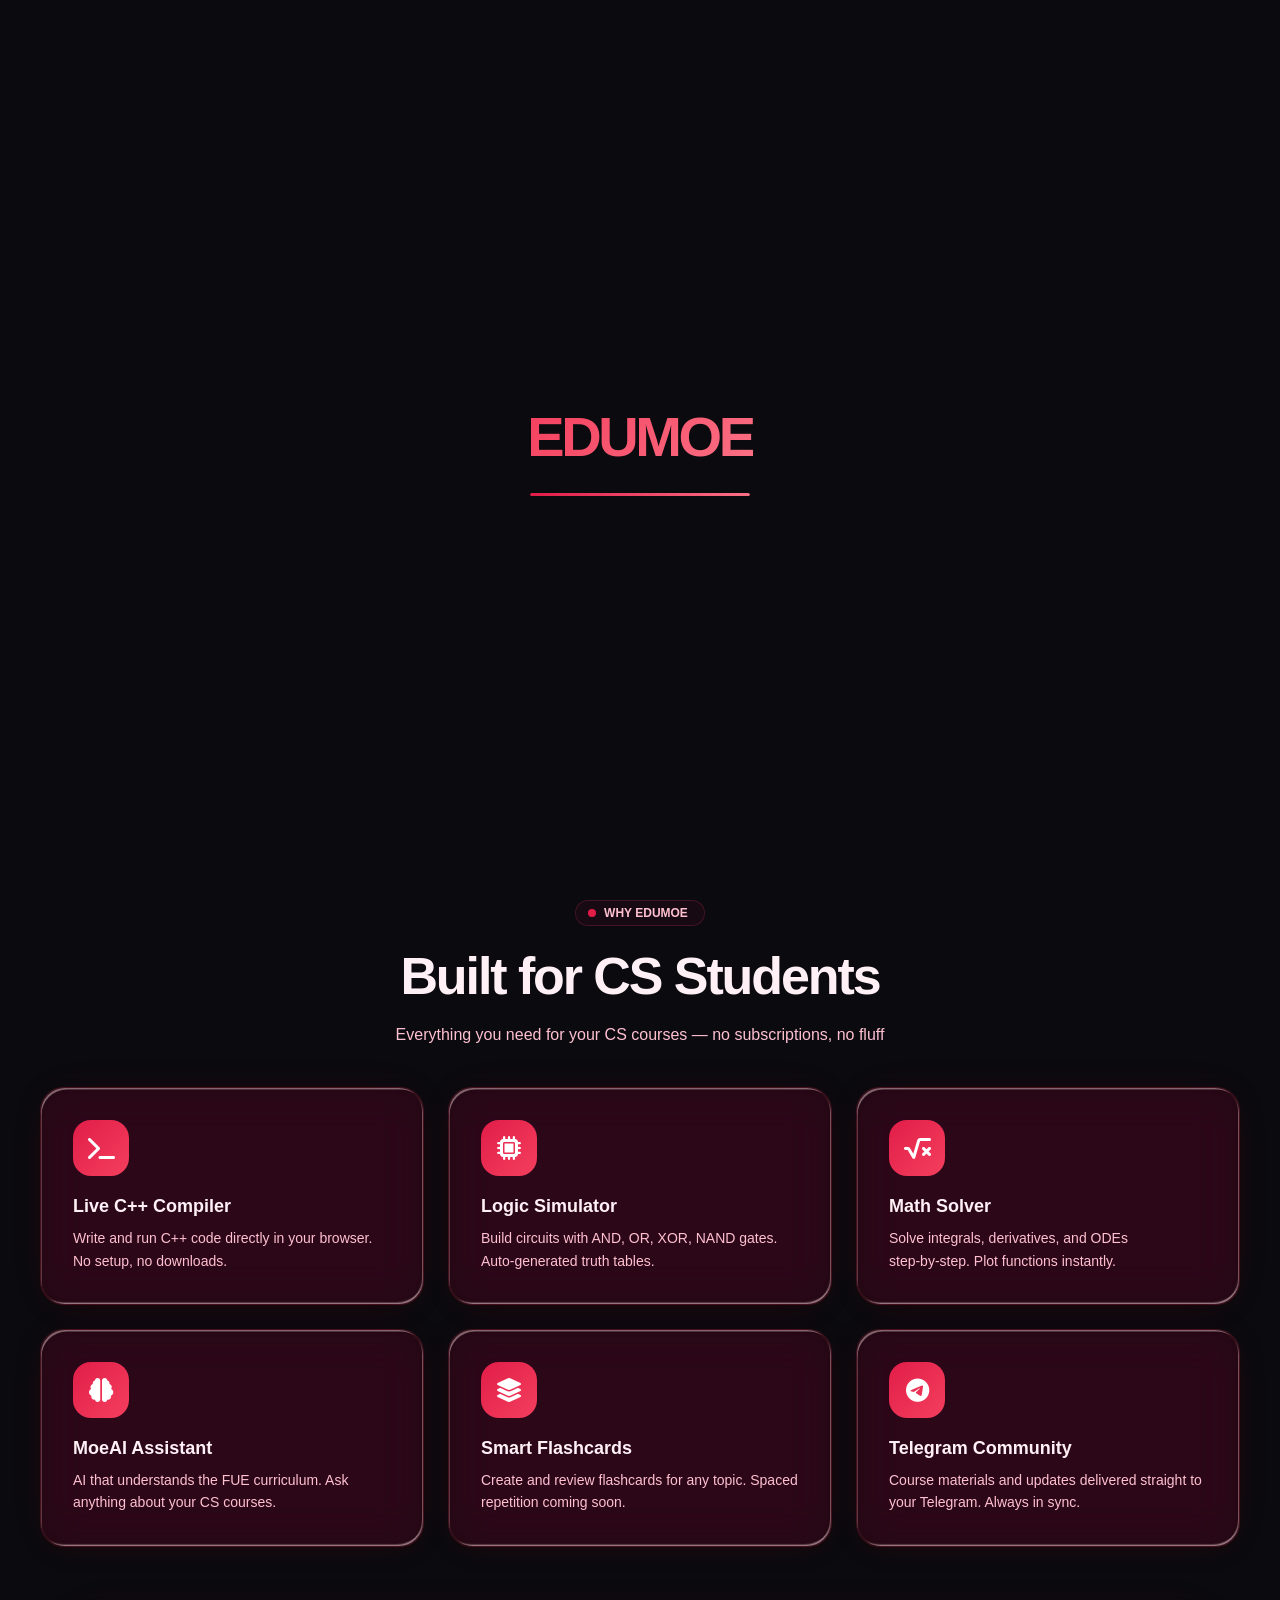
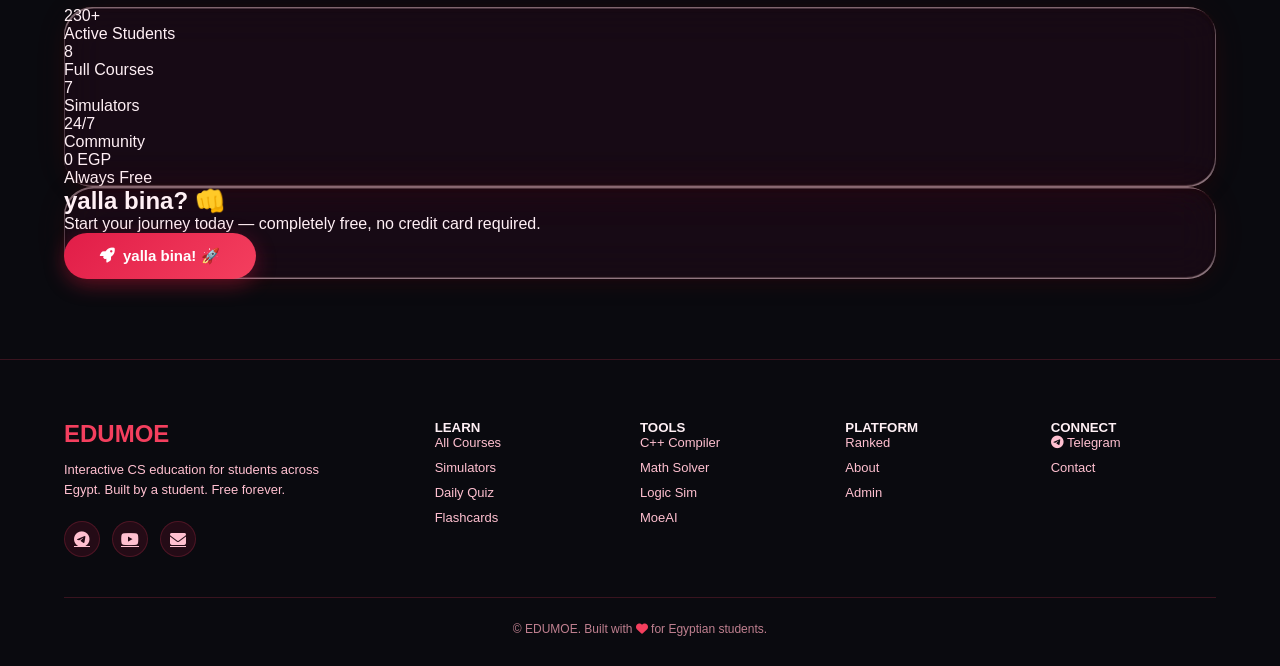
<file: deepseek_html_20260706_2e14b5.html>
<!DOCTYPE html>
<html lang="en">
<head>
  <meta charset="UTF-8" />
  <meta name="viewport" content="width=device-width, initial-scale=1.0, maximum-scale=1.0, user-scalable=yes" />
  <title>EDUMOE</title>
  <link rel="preconnect" href="https://fonts.googleapis.com" />
  <link rel="preconnect" href="https://fonts.gstatic.com" crossorigin />
  <link href="https://fonts.googleapis.com/css2?family=Inter:wght@300;400;500;600;700;800;900&display=swap" rel="stylesheet" />
  <link href="https://fonts.googleapis.com/css2?family=Fira+Code:wght@400;500;600&display=swap" rel="stylesheet" />
  <link rel="stylesheet" href="https://cdn.jsdelivr.net/npm/@fortawesome/fontawesome-free@6.5.1/css/all.min.css" />
  <link rel="stylesheet" href="style.css" />
  <meta http-equiv="Content-Security-Policy" content="default-src 'self'; style-src 'unsafe-inline' fonts.googleapis.com cdn.jsdelivr.net; font-src fonts.gstatic.com cdn.jsdelivr.net data:; script-src 'unsafe-inline'; img-src data:; connect-src 'self' https://ajhbaomxdsvnegjiypob.supabase.co;" />
  <meta name="referrer" content="no-referrer" />
</head>
<body>

  <!-- ─── CANVAS ──────────────────────────────────────────────── -->
  <canvas id="bg-canvas"></canvas>

  <!-- ─── AMBIENT ORBS ────────────────────────────────────────── -->
  <div class="bg-canvas">
    <div class="bg-orb bg-orb-1"></div>
    <div class="bg-orb bg-orb-2"></div>
    <div class="bg-orb bg-orb-3"></div>
  </div>

  <!-- ─── LOADER ────────────────────────────────────────────────── -->
  <div id="loader">
    <div class="loader-wordmark gradient-text">EDUMOE</div>
    <div class="loader-progress"><div class="loader-bar"></div></div>
  </div>

  <!-- ─── NAVBAR ────────────────────────────────────────────────── -->
  <nav class="navbar lg lg-pill">
    <div class="lg-effect"></div>
    <div class="lg-tint"></div>
    <div class="lg-shine"></div>
    <a class="nav-logo" href="index.html">
      <div class="nav-logo-mark"><i class="fas fa-graduation-cap"></i></div>
      <span class="nav-logo-name">EDUMOE</span>
    </a>
    <div class="nav-links">
      <a href="index.html" class="nav-btn-link active">Home</a>
      <a href="courses.html" class="nav-btn-link">Courses</a>
      <a href="simulators.html" class="nav-btn-link">Simulators</a>
      <a href="quiz.html" class="nav-btn-link">Quiz</a>
      <a href="flashcards.html" class="nav-btn-link">Flashcards</a>
      <a href="ranked.html" class="nav-btn-link">Ranked</a>
      <a href="moeai.html" class="nav-btn-link">MoeAI</a>
      <a href="about.html" class="nav-btn-link">About</a>
    </div>
    <div class="nav-right">
      <div class="theme-switcher">
        <button class="theme-dot td-ruby active" id="td-ruby" onclick="setTheme('ruby', this)"></button>
        <button class="theme-dot td-lava" id="td-lava" onclick="setTheme('lava', this)"></button>
        <button class="theme-dot td-space" id="td-space" onclick="setTheme('space', this)"></button>
        <button class="theme-dot td-oxford" id="td-oxford" onclick="setTheme('oxford', this)"></button>
        <button class="theme-dot td-light" id="td-light" onclick="setTheme('light', this)"></button>
        <div class="custom-color-wrap" id="customColorWrap" title="Custom accent color">
          <input type="color" id="customColorPicker" value="#e11d48" aria-label="Custom accent color" />
        </div>
      </div>
      <button class="nav-auth-btn" onclick="document.getElementById('loginModal').classList.add('open')">
        <i class="fas fa-user"></i> <span>Log in</span>
      </button>
      <button class="nav-cta" onclick="document.getElementById('signupModal').classList.add('open')">Sign up</button>
    </div>
  </nav>

  <!-- ─── HERO ──────────────────────────────────────────────────── -->
  <div class="hero">
    <div class="hero-left">
      <h1 class="sf-display hero-title">
        <span class="overflow"><span class="w" style="--d:0.1s">Learn</span></span>
        <span class="overflow"><span class="w gradient-text" style="--d:0.2s">Computer</span></span><br />
        <span class="overflow"><span class="w" style="--d:0.3s">Science</span></span>
        <span class="overflow"><span class="w" style="--d:0.4s">Your</span></span><br />
        <span class="overflow"><span class="w gradient-text" style="--d:0.5s">Way</span></span>
      </h1>
      <p class="hero-desc">A free, interactive CS platform for students across Egypt.<br />Real simulators, working compilers, and a study community.</p>
      <div class="hero-ctas">
        <a href="courses.html" class="btn btn-fire"><i class="fas fa-play"></i> Start Learning</a>
        <a href="simulators.html" class="btn lg lg-pill" style="padding:12px 24px; border:1px solid var(--glass-border);">
          <div class="lg-effect"></div><div class="lg-tint"></div><div class="lg-shine"></div>
          <i class="fas fa-code"></i> Try Simulators
        </a>
        <a href="https://t.me/CS_Epic_Save" target="_blank" rel="noopener noreferrer" class="btn lg lg-pill" style="padding:12px 24px; border:1px solid var(--glass-border); color:inherit; text-decoration:none;">
          <div class="lg-effect"></div><div class="lg-tint"></div><div class="lg-shine"></div>
          <i class="fab fa-telegram"></i> Telegram
        </a>
      </div>
      <div class="hero-stats">
        <div class="stat-card"><div class="stat-val" id="stat-students">—</div><div class="stat-lbl">Students</div></div>
        <div class="stat-card"><div class="stat-val">8</div><div class="stat-lbl">Courses</div></div>
        <div class="stat-card"><div class="stat-val">Free</div><div class="stat-lbl">Always</div></div>
        <div class="stat-card"><div class="stat-val">🇪🇬</div><div class="stat-lbl">Egypt</div></div>
      </div>
    </div>
    <div class="hero-visual">
      <div class="orbit-container" id="orbitContainer">
        <div class="orb-shell">
          <div class="orb-ring"></div>
          <div class="orb-body">
            <img src="moepfp.jpg" alt="Moemen" class="orb-img" loading="lazy" onerror="this.style.display='none'; this.parentElement.innerHTML='<div class=\'orb-placeholder\'><i class=\'fas fa-user\'></i></div>';" />
            <div class="orb-gloss"></div>
          </div>
          <div class="orb-particles"><div class="orb-dot"></div><div class="orb-dot"></div><div class="orb-dot"></div><div class="orb-dot"></div></div>
        </div>
      </div>
    </div>
  </div>

  <!-- ─── FEATURES ──────────────────────────────────────────────── -->
  <div class="wrap section">
    <div class="section-head">
      <div class="section-label"><div class="section-label-dot"></div>Why EDUMOE</div>
      <h2 class="sf-title">Built for CS Students</h2>
      <p>Everything you need for your CS courses — no subscriptions, no fluff</p>
    </div>
    <div class="features-grid">
      <div class="feature-card lg lg-card">
        <div class="lg-effect"></div><div class="lg-tint"></div><div class="lg-shine"></div>
        <div class="feature-icon"><i class="fas fa-terminal"></i></div>
        <h3>Live C++ Compiler</h3>
        <p>Write and run C++ code directly in your browser. No setup, no downloads.</p>
      </div>
      <div class="feature-card lg lg-card">
        <div class="lg-effect"></div><div class="lg-tint"></div><div class="lg-shine"></div>
        <div class="feature-icon"><i class="fas fa-microchip"></i></div>
        <h3>Logic Simulator</h3>
        <p>Build circuits with AND, OR, XOR, NAND gates. Auto‑generated truth tables.</p>
      </div>
      <div class="feature-card lg lg-card">
        <div class="lg-effect"></div><div class="lg-tint"></div><div class="lg-shine"></div>
        <div class="feature-icon"><i class="fas fa-square-root-alt"></i></div>
        <h3>Math Solver</h3>
        <p>Solve integrals, derivatives, and ODEs step‑by‑step. Plot functions instantly.</p>
      </div>
      <div class="feature-card lg lg-card">
        <div class="lg-effect"></div><div class="lg-tint"></div><div class="lg-shine"></div>
        <div class="feature-icon"><i class="fas fa-brain"></i></div>
        <h3>MoeAI Assistant</h3>
        <p>AI that understands the FUE curriculum. Ask anything about your CS courses.</p>
      </div>
      <div class="feature-card lg lg-card">
        <div class="lg-effect"></div><div class="lg-tint"></div><div class="lg-shine"></div>
        <div class="feature-icon"><i class="fas fa-layer-group"></i></div>
        <h3>Smart Flashcards</h3>
        <p>Create and review flashcards for any topic. Spaced repetition coming soon.</p>
      </div>
      <div class="feature-card lg lg-card">
        <div class="lg-effect"></div><div class="lg-tint"></div><div class="lg-shine"></div>
        <div class="feature-icon"><i class="fab fa-telegram"></i></div>
        <h3>Telegram Community</h3>
        <p>Course materials and updates delivered straight to your Telegram. Always in sync.</p>
      </div>
    </div>
  </div>

  <!-- ─── STATS BAR ──────────────────────────────────────────────── -->
  <div class="wrap">
    <div class="stats-bar lg lg-panel">
      <div class="lg-effect"></div><div class="lg-tint"></div><div class="lg-shine"></div>
      <div class="stat-item"><div class="stat-number">230+</div><div class="stat-label">Active Students</div></div>
      <div class="stat-item"><div class="stat-number">8</div><div class="stat-label">Full Courses</div></div>
      <div class="stat-item"><div class="stat-number">7</div><div class="stat-label">Simulators</div></div>
      <div class="stat-item"><div class="stat-number">24/7</div><div class="stat-label">Community</div></div>
      <div class="stat-item"><div class="stat-number">0 EGP</div><div class="stat-label">Always Free</div></div>
    </div>
  </div>

  <!-- ─── CTA ────────────────────────────────────────────────────── -->
  <div class="wrap">
    <div class="cta-section lg lg-panel">
      <div class="lg-effect"></div><div class="lg-tint"></div><div class="lg-shine"></div>
      <h2>yalla bina? 👊</h2>
      <p>Start your journey today — completely free, no credit card required.</p>
      <a href="courses.html" class="btn btn-fire" style="padding:14px 36px;"><i class="fas fa-rocket"></i> yalla bina! 🚀</a>
    </div>
  </div>

  <!-- ─── FOOTER ────────────────────────────────────────────────── -->
  <footer class="footer">
    <div class="wrap">
      <div class="footer-grid">
        <div class="footer-brand">
          <div class="footer-logo">EDUMOE</div>
          <p>Interactive CS education for students across Egypt. Built by a student. Free forever.</p>
          <div class="footer-social">
            <a href="https://t.me/CS_Epic_Save" target="_blank" rel="noopener noreferrer" class="fsoc"><i class="fab fa-telegram"></i></a>
            <a href="#" class="fsoc" onclick="showToast('📺 YouTube coming soon!')"><i class="fab fa-youtube"></i></a>
            <a href="#" class="fsoc" onclick="showToast('📬 Contact coming soon!')"><i class="fas fa-envelope"></i></a>
          </div>
        </div>
        <div class="footer-col"><h5>LEARN</h5><a href="courses.html">All Courses</a><a href="simulators.html">Simulators</a><a href="quiz.html">Daily Quiz</a><a href="flashcards.html">Flashcards</a></div>
        <div class="footer-col"><h5>TOOLS</h5><a href="simulators.html">C++ Compiler</a><a href="simulators.html">Math Solver</a><a href="simulators.html">Logic Sim</a><a href="moeai.html">MoeAI</a></div>
        <div class="footer-col"><h5>PLATFORM</h5><a href="ranked.html">Ranked</a><a href="about.html">About</a><a href="X7k2admin.html">Admin</a></div>
        <div class="footer-col"><h5>CONNECT</h5><a href="https://t.me/CS_Epic_Save" target="_blank" rel="noopener noreferrer"><i class="fab fa-telegram"></i> Telegram</a><a href="#" onclick="showToast('📬 Contact coming soon!')">Contact</a></div>
      </div>
      <div class="footer-bottom">© <span id="yr"></span> EDUMOE. Built with <i class="fas fa-heart" style="color: var(--accent2);"></i> for Egyptian students.</div>
    </div>
  </footer>

  <!-- ─── MOBILE BOTTOM TAB BAR ─────────────────────────────────── -->
  <nav class="bottom-tab-bar" role="navigation" aria-label="Main navigation">
    <a href="index.html" class="tab-item active" aria-label="Home"><i class="fas fa-home"></i><span>Home</span></a>
    <a href="courses.html" class="tab-item" aria-label="Courses"><i class="fas fa-book"></i><span>Courses</span></a>
    <a href="simulators.html" class="tab-item" aria-label="Simulators"><i class="fas fa-microchip"></i><span>Sims</span></a>
    <a href="moeai.html" class="tab-item" aria-label="MoeAI"><i class="fas fa-brain"></i><span>MoeAI</span></a>
    <a href="quiz.html" class="tab-item" aria-label="Quiz"><i class="fas fa-question-circle"></i><span>Quiz</span></a>
  </nav>

  <!-- ─── MODALS ────────────────────────────────────────────────── -->
  <div class="modal-overlay" id="loginModal" role="dialog" aria-modal="true">
    <div class="modal-box lg lg-panel">
      <div class="lg-effect"></div><div class="lg-tint"></div><div class="lg-shine"></div>
      <button class="m-close" onclick="document.getElementById('loginModal').classList.remove('open')"><i class="fas fa-times"></i></button>
      <h2>Welcome back</h2>
      <input class="m-input" type="email" id="loginEmail" placeholder="Email address" />
      <input class="m-input" type="password" id="loginPassword" placeholder="Password" />
      <button class="m-btn m-btn-fire" onclick="showToast('🔑 Login demo — connect to Supabase'); document.getElementById('loginModal').classList.remove('open')">Log In</button>
      <div class="m-divider">or</div>
      <button class="m-btn" onclick="document.getElementById('loginModal').classList.remove('open'); document.getElementById('signupModal').classList.add('open')">Create an account</button>
    </div>
  </div>

  <div class="modal-overlay" id="signupModal" role="dialog" aria-modal="true">
    <div class="modal-box lg lg-panel">
      <div class="lg-effect"></div><div class="lg-tint"></div><div class="lg-shine"></div>
      <button class="m-close" onclick="document.getElementById('signupModal').classList.remove('open')"><i class="fas fa-times"></i></button>
      <h2>Create account</h2>
      <input class="m-input" type="text" id="signupName" placeholder="Full name" />
      <input class="m-input" type="email" id="signupEmail" placeholder="Email address" />
      <input class="m-input" type="password" id="signupPassword" placeholder="Password (6+ characters)" />
      <button class="m-btn m-btn-fire" onclick="showToast('✅ Signup demo — connect to Supabase'); document.getElementById('signupModal').classList.remove('open')">Create Account</button>
      <div class="m-divider">or</div>
      <button class="m-btn" onclick="document.getElementById('signupModal').classList.remove('open'); document.getElementById('loginModal').classList.add('open')">Already have an account? Log in</button>
    </div>
  </div>

  <!-- ─── TOAST ──────────────────────────────────────────────────── -->
  <div class="toast" id="toast"><span id="toast-msg"></span></div>

  <!-- ─── SCRIPTS ────────────────────────────────────────────────── -->
  <script src="https://cdn.jsdelivr.net/npm/@supabase/supabase-js@2"></script>
  <script src="app.js"></script>
</body>
</html>
</file>
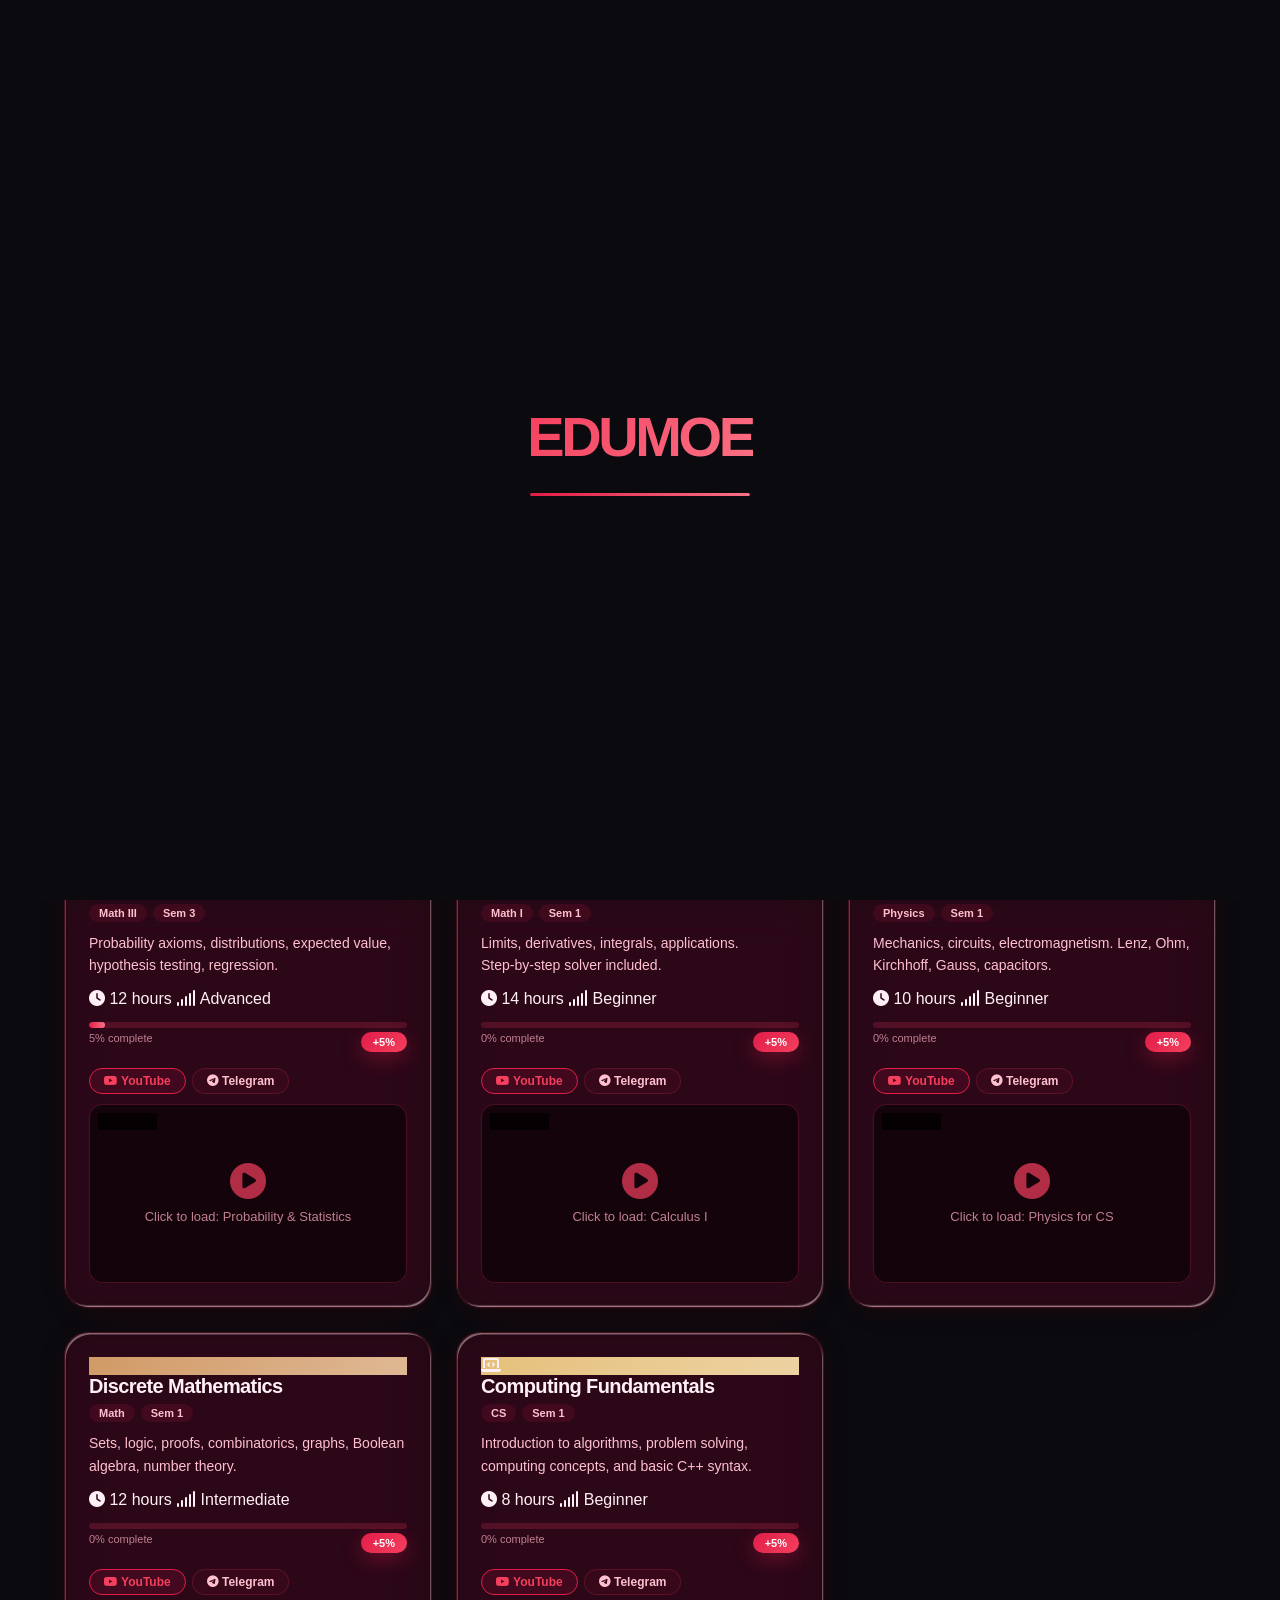
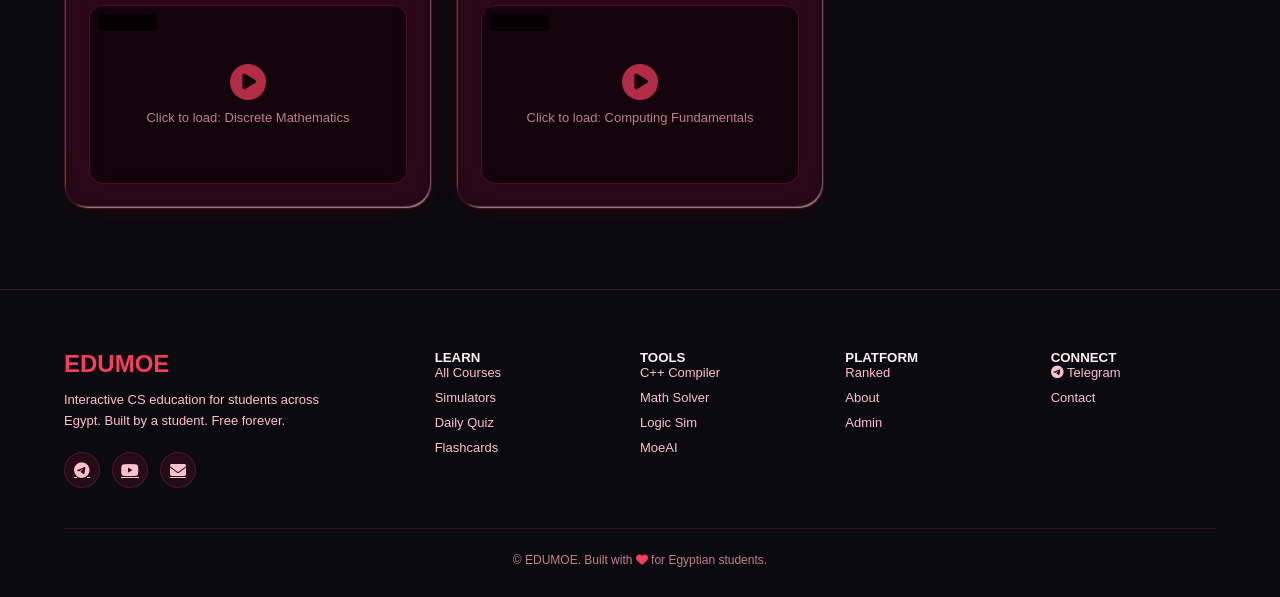
<file: deepseek_html_20260706_c96813.html>
<!DOCTYPE html>
<html lang="en">
<head>
  <meta charset="UTF-8" />
  <meta name="viewport" content="width=device-width, initial-scale=1.0, maximum-scale=1.0, user-scalable=yes" />
  <title>EDUMOE · Courses</title>
  <link rel="preconnect" href="https://fonts.googleapis.com" />
  <link rel="preconnect" href="https://fonts.gstatic.com" crossorigin />
  <link href="https://fonts.googleapis.com/css2?family=Inter:wght@300;400;500;600;700;800;900&display=swap" rel="stylesheet" />
  <link href="https://fonts.googleapis.com/css2?family=Fira+Code:wght@400;500;600&display=swap" rel="stylesheet" />
  <link rel="stylesheet" href="https://cdn.jsdelivr.net/npm/@fortawesome/fontawesome-free@6.5.1/css/all.min.css" />
  <link rel="stylesheet" href="style.css" />
  <meta http-equiv="Content-Security-Policy" content="default-src 'self'; style-src 'unsafe-inline' fonts.googleapis.com cdn.jsdelivr.net; font-src fonts.gstatic.com cdn.jsdelivr.net data:; script-src 'unsafe-inline'; img-src data:; connect-src 'self' https://ajhbaomxdsvnegjiypob.supabase.co;" />
  <meta name="referrer" content="no-referrer" />
</head>
<body>

  <!-- ─── CANVAS ──────────────────────────────────────────────── -->
  <canvas id="bg-canvas"></canvas>

  <!-- ─── AMBIENT ORBS ────────────────────────────────────────── -->
  <div class="bg-canvas">
    <div class="bg-orb bg-orb-1"></div>
    <div class="bg-orb bg-orb-2"></div>
    <div class="bg-orb bg-orb-3"></div>
  </div>

  <!-- ─── LOADER ────────────────────────────────────────────────── -->
  <div id="loader">
    <div class="loader-wordmark gradient-text">EDUMOE</div>
    <div class="loader-progress"><div class="loader-bar"></div></div>
  </div>

  <!-- ─── NAVBAR ────────────────────────────────────────────────── -->
  <nav class="navbar lg lg-pill">
    <div class="lg-effect"></div>
    <div class="lg-tint"></div>
    <div class="lg-shine"></div>
    <a class="nav-logo" href="index.html">
      <div class="nav-logo-mark"><i class="fas fa-graduation-cap"></i></div>
      <span class="nav-logo-name">EDUMOE</span>
    </a>
    <div class="nav-links">
      <a href="index.html" class="nav-btn-link">Home</a>
      <a href="courses.html" class="nav-btn-link active">Courses</a>
      <a href="simulators.html" class="nav-btn-link">Simulators</a>
      <a href="quiz.html" class="nav-btn-link">Quiz</a>
      <a href="flashcards.html" class="nav-btn-link">Flashcards</a>
      <a href="ranked.html" class="nav-btn-link">Ranked</a>
      <a href="moeai.html" class="nav-btn-link">MoeAI</a>
      <a href="about.html" class="nav-btn-link">About</a>
    </div>
    <div class="nav-right">
      <div class="theme-switcher">
        <button class="theme-dot td-ruby active" id="td-ruby" onclick="setTheme('ruby', this)"></button>
        <button class="theme-dot td-lava" id="td-lava" onclick="setTheme('lava', this)"></button>
        <button class="theme-dot td-space" id="td-space" onclick="setTheme('space', this)"></button>
        <button class="theme-dot td-oxford" id="td-oxford" onclick="setTheme('oxford', this)"></button>
        <button class="theme-dot td-light" id="td-light" onclick="setTheme('light', this)"></button>
        <div class="custom-color-wrap" id="customColorWrap" title="Custom accent color">
          <input type="color" id="customColorPicker" value="#e11d48" aria-label="Custom accent color" />
        </div>
      </div>
      <button class="nav-auth-btn" onclick="document.getElementById('loginModal').classList.add('open')">
        <i class="fas fa-user"></i> <span>Log in</span>
      </button>
      <button class="nav-cta" onclick="document.getElementById('signupModal').classList.add('open')">Sign up</button>
    </div>
  </nav>

  <!-- ─── PAGE CONTENT ──────────────────────────────────────────── -->
  <div class="wrap" style="padding-top: 100px;">
    <!-- Learning Path -->
    <div class="learning-path" id="learningPath">
      <div class="path-header">
        <h3>📚 Your Learning Path</h3>
        <span class="path-overall" id="overallProgress">0% complete</span>
      </div>
      <div class="path-steps" id="pathSteps">
        <!-- Dynamically rendered -->
      </div>
    </div>

    <!-- Filter Tabs -->
    <div class="filter-tabs" id="filterTabs">
      <button class="filter-tab active" data-filter="all">All</button>
      <button class="filter-tab" data-filter="Programming">Programming</button>
      <button class="filter-tab" data-filter="Math">Math</button>
      <button class="filter-tab" data-filter="Logic">Logic</button>
      <button class="filter-tab" data-filter="Physics">Physics</button>
    </div>

    <!-- Courses Grid -->
    <div class="courses-grid" id="coursesGrid">
      <!-- Dynamically rendered -->
    </div>
  </div>

  <!-- ─── FOOTER ────────────────────────────────────────────────── -->
  <footer class="footer">
    <div class="wrap">
      <div class="footer-grid">
        <div class="footer-brand">
          <div class="footer-logo">EDUMOE</div>
          <p>Interactive CS education for students across Egypt. Built by a student. Free forever.</p>
          <div class="footer-social">
            <a href="https://t.me/CS_Epic_Save" target="_blank" rel="noopener noreferrer" class="fsoc"><i class="fab fa-telegram"></i></a>
            <a href="#" class="fsoc" onclick="showToast('📺 YouTube coming soon!')"><i class="fab fa-youtube"></i></a>
            <a href="#" class="fsoc" onclick="showToast('📬 Contact coming soon!')"><i class="fas fa-envelope"></i></a>
          </div>
        </div>
        <div class="footer-col"><h5>LEARN</h5><a href="courses.html">All Courses</a><a href="simulators.html">Simulators</a><a href="quiz.html">Daily Quiz</a><a href="flashcards.html">Flashcards</a></div>
        <div class="footer-col"><h5>TOOLS</h5><a href="simulators.html">C++ Compiler</a><a href="simulators.html">Math Solver</a><a href="simulators.html">Logic Sim</a><a href="moeai.html">MoeAI</a></div>
        <div class="footer-col"><h5>PLATFORM</h5><a href="ranked.html">Ranked</a><a href="about.html">About</a><a href="X7k2admin.html">Admin</a></div>
        <div class="footer-col"><h5>CONNECT</h5><a href="https://t.me/CS_Epic_Save" target="_blank" rel="noopener noreferrer"><i class="fab fa-telegram"></i> Telegram</a><a href="#" onclick="showToast('📬 Contact coming soon!')">Contact</a></div>
      </div>
      <div class="footer-bottom">© <span id="yr"></span> EDUMOE. Built with <i class="fas fa-heart" style="color: var(--accent2);"></i> for Egyptian students.</div>
    </div>
  </footer>

  <!-- ─── MOBILE BOTTOM TAB BAR ─────────────────────────────────── -->
  <nav class="bottom-tab-bar" role="navigation" aria-label="Main navigation">
    <a href="index.html" class="tab-item" aria-label="Home"><i class="fas fa-home"></i><span>Home</span></a>
    <a href="courses.html" class="tab-item active" aria-label="Courses"><i class="fas fa-book"></i><span>Courses</span></a>
    <a href="simulators.html" class="tab-item" aria-label="Simulators"><i class="fas fa-microchip"></i><span>Sims</span></a>
    <a href="moeai.html" class="tab-item" aria-label="MoeAI"><i class="fas fa-brain"></i><span>MoeAI</span></a>
    <a href="quiz.html" class="tab-item" aria-label="Quiz"><i class="fas fa-question-circle"></i><span>Quiz</span></a>
  </nav>

  <!-- ─── MODALS ────────────────────────────────────────────────── -->
  <div class="modal-overlay" id="loginModal" role="dialog" aria-modal="true">
    <div class="modal-box lg lg-panel">
      <div class="lg-effect"></div><div class="lg-tint"></div><div class="lg-shine"></div>
      <button class="m-close" onclick="document.getElementById('loginModal').classList.remove('open')"><i class="fas fa-times"></i></button>
      <h2>Welcome back</h2>
      <input class="m-input" type="email" id="loginEmail" placeholder="Email address" />
      <input class="m-input" type="password" id="loginPassword" placeholder="Password" />
      <button class="m-btn m-btn-fire" onclick="showToast('🔑 Login demo — connect to Supabase'); document.getElementById('loginModal').classList.remove('open')">Log In</button>
      <div class="m-divider">or</div>
      <button class="m-btn" onclick="document.getElementById('loginModal').classList.remove('open'); document.getElementById('signupModal').classList.add('open')">Create an account</button>
    </div>
  </div>

  <div class="modal-overlay" id="signupModal" role="dialog" aria-modal="true">
    <div class="modal-box lg lg-panel">
      <div class="lg-effect"></div><div class="lg-tint"></div><div class="lg-shine"></div>
      <button class="m-close" onclick="document.getElementById('signupModal').classList.remove('open')"><i class="fas fa-times"></i></button>
      <h2>Create account</h2>
      <input class="m-input" type="text" id="signupName" placeholder="Full name" />
      <input class="m-input" type="email" id="signupEmail" placeholder="Email address" />
      <input class="m-input" type="password" id="signupPassword" placeholder="Password (6+ characters)" />
      <button class="m-btn m-btn-fire" onclick="showToast('✅ Signup demo — connect to Supabase'); document.getElementById('signupModal').classList.remove('open')">Create Account</button>
      <div class="m-divider">or</div>
      <button class="m-btn" onclick="document.getElementById('signupModal').classList.remove('open'); document.getElementById('loginModal').classList.add('open')">Already have an account? Log in</button>
    </div>
  </div>

  <!-- ─── TOAST ──────────────────────────────────────────────────── -->
  <div class="toast" id="toast"><span id="toast-msg"></span></div>

  <!-- ─── SCRIPTS ────────────────────────────────────────────────── -->
  <script src="https://cdn.jsdelivr.net/npm/@supabase/supabase-js@2"></script>
  <script src="app.js"></script>
  <script>
    // ─── COURSES DATA (Hardcoded fallback + Supabase sync) ────
    const DEFAULT_COURSES = [{
      id: 'cpp',
      title: 'Structured Programming',
      description: 'Variables, loops, functions, arrays, pointers, structs, file I/O, and OOP fundamentals.',
      icon: 'fa-cuttlefish',
      tags: ['C++', 'Sem 2'],
      progress: 40,
      youtube_id: 'dQw4w9WgXcQ',
      telegram_url: 'https://t.me/CS_Epic_Save/1',
      level: 'Beginner',
      duration: '12 hours',
      subject: 'Programming',
      color: '#e5c07b'
    }, {
      id: 'logic',
      title: 'Logic Design',
      description: 'Boolean algebra, Karnaugh maps, combinational and sequential circuits, flip-flops.',
      icon: 'fa-microchip',
      tags: ['Digital Circuits', 'Sem 2'],
      progress: 20,
      youtube_id: 'dQw4w9WgXcQ',
      telegram_url: 'https://t.me/CS_Epic_Save/2',
      level: 'Intermediate',
      duration: '10 hours',
      subject: 'Logic',
      color: '#61afef'
    }, {
      id: 'ode',
      title: 'Differential Equations',
      description: 'First & second order ODEs, separable equations, Laplace transforms. Solver built‑in.',
      icon: 'fa-infinity',
      tags: ['Math II', 'ODEs'],
      progress: 15,
      youtube_id: 'dQw4w9WgXcQ',
      telegram_url: 'https://t.me/CS_Epic_Save/3',
      level: 'Intermediate',
      duration: '10 hours',
      subject: 'Math',
      color: '#98c379'
    }, {
      id: 'prob',
      title: 'Probability & Statistics',
      description: 'Probability axioms, distributions, expected value, hypothesis testing, regression.',
      icon: 'fa-chart-bar',
      tags: ['Math III', 'Sem 3'],
      progress: 5,
      youtube_id: 'dQw4w9WgXcQ',
      telegram_url: 'https://t.me/CS_Epic_Save/4',
      level: 'Advanced',
      duration: '12 hours',
      subject: 'Math',
      color: '#c678dd'
    }, {
      id: 'calculus',
      title: 'Calculus I',
      description: 'Limits, derivatives, integrals, applications. Step‑by‑step solver included.',
      icon: 'fa-square-root-alt',
      tags: ['Math I', 'Sem 1'],
      progress: 0,
      youtube_id: 'dQw4w9WgXcQ',
      telegram_url: 'https://t.me/CS_Epic_Save/5',
      level: 'Beginner',
      duration: '14 hours',
      subject: 'Math',
      color: '#56b6c2'
    }, {
      id: 'physics',
      title: 'Physics for CS',
      description: 'Mechanics, circuits, electromagnetism. Lenz, Ohm, Kirchhoff, Gauss, capacitors.',
      icon: 'fa-flask',
      tags: ['Physics', 'Sem 1'],
      progress: 0,
      youtube_id: 'dQw4w9WgXcQ',
      telegram_url: 'https://t.me/CS_Epic_Save/6',
      level: 'Beginner',
      duration: '10 hours',
      subject: 'Physics',
      color: '#e06c75'
    }, {
      id: 'discrete',
      title: 'Discrete Mathematics',
      description: 'Sets, logic, proofs, combinatorics, graphs, Boolean algebra, number theory.',
      icon: 'fa-venn-diagram',
      tags: ['Math', 'Sem 1'],
      progress: 0,
      youtube_id: 'dQw4w9WgXcQ',
      telegram_url: 'https://t.me/CS_Epic_Save/7',
      level: 'Intermediate',
      duration: '12 hours',
      subject: 'Math',
      color: '#d19a66'
    }, {
      id: 'computing',
      title: 'Computing Fundamentals',
      description: 'Introduction to algorithms, problem solving, computing concepts, and basic C++ syntax.',
      icon: 'fa-laptop-code',
      tags: ['CS', 'Sem 1'],
      progress: 0,
      youtube_id: 'dQw4w9WgXcQ',
      telegram_url: 'https://t.me/CS_Epic_Save/8',
      level: 'Beginner',
      duration: '8 hours',
      subject: 'Programming',
      color: '#e5c07b'
    }];

    let courses = [];
    let currentFilter = 'all';

    // ─── SUPABASE HELPERS ─────────────────────────────────────
    async function fetchCourses() {
      try {
        const { data, error } = await supabase.from('courses').select('*');
        if (error) throw error;
        if (data && data.length > 0) {
          // Merge with local progress data
          return data.map(c => ({
            ...c,
            tags: c.tags || [],
            progress: getCourseProgress(c.id)
          }));
        }
        return null;
      } catch (e) {
        console.warn('Supabase fetch failed, using defaults:', e.message);
        return null;
      }
    }

    function getCourseProgress(courseId) {
      // Check localStorage first
      const saved = localStorage.getItem('edumoe-progress');
      if (saved) {
        const progress = JSON.parse(saved);
        if (progress[courseId] !== undefined) return progress[courseId];
      }
      // Fallback to default
      const def = DEFAULT_COURSES.find(c => c.id === courseId);
      return def ? def.progress : 0;
    }

    function saveCourseProgress(courseId, progress) {
      const saved = localStorage.getItem('edumoe-progress');
      const all = saved ? JSON.parse(saved) : {};
      all[courseId] = Math.min(100, Math.max(0, progress));
      localStorage.setItem('edumoe-progress', JSON.stringify(all));
      // If user is logged in, also update Supabase
      updateSupabaseProgress(courseId, progress);
    }

    async function updateSupabaseProgress(courseId, progress) {
      const { data: { session } } = await supabase.auth.getSession();
      if (!session) return;
      try {
        const { error } = await supabase.from('user_progress').upsert({
          user_id: session.user.id,
          [courseId]: progress,
          updated_at: new Date().toISOString()
        });
        if (error) console.warn('Supabase progress update failed:', error.message);
      } catch (e) { /* ignore */ }
    }

    // ─── RENDER FUNCTIONS ──────────────────────────────────────
    function renderLearningPath() {
      const container = document.getElementById('pathSteps');
      if (!container) return;
      const total = courses.length;
      const completed = courses.filter(c => c.progress >= 100).length;
      const overall = total > 0 ? Math.round((completed / total) * 100) : 0;
      document.getElementById('overallProgress').textContent = `${overall}% complete`;

      container.innerHTML = courses.map((c, i) => `
        <div class="path-step ${c.progress >= 100 ? 'done' : ''}">
          <span class="step-icon">${c.progress >= 100 ? '✓' : i + 1}</span>
          ${c.title}
        </div>
      `).join('');
    }

    function renderCourses() {
      const grid = document.getElementById('coursesGrid');
      if (!grid) return;

      const filtered = currentFilter === 'all' ?
        courses :
        courses.filter(c => c.subject === currentFilter);

      if (filtered.length === 0) {
        grid.innerHTML = `<div class="sf-body" style="grid-column:1/-1;text-align:center;padding:60px 0;color:var(--txt3);">No courses found in this category.</div>`;
        return;
      }

      grid.innerHTML = filtered.map(c => `
        <div class="course-card lg lg-card" data-id="${c.id}">
          <div class="lg-effect"></div>
          <div class="lg-tint"></div>
          <div class="lg-shine"></div>
          <div class="course-icon-wrap" style="background:linear-gradient(135deg, ${c.color || 'var(--accent)'}, color-mix(in srgb, ${c.color || 'var(--accent)'} 70%, white));">
            <i class="fas ${c.icon || 'fa-book'}"></i>
          </div>
          <div class="course-title">${c.title}</div>
          <div class="course-tags">${c.tags.map(t => `<span class="tag">${t}</span>`).join('')}</div>
          <div class="course-description">${c.description}</div>
          <div class="course-meta">
            <span><i class="fas fa-clock"></i> ${c.duration || '—'}</span>
            <span><i class="fas fa-signal"></i> ${c.level || '—'}</span>
          </div>
          <div class="progress-wrap">
            <div class="progress-track">
              <div class="progress-fill" style="width:${c.progress}%;"></div>
            </div>
            <div class="progress-label">
              <span>${c.progress}% complete</span>
              <button class="btn btn-fire" style="padding:4px 12px;font-size:11px;" onclick="updateProgress('${c.id}')">+5%</button>
            </div>
          </div>
          <div class="video-section">
            <div class="video-source-tabs">
              <button class="vsrc-tab active" onclick="switchVideo('${c.id}','yt',this)"><i class="fab fa-youtube"></i> YouTube</button>
              <button class="vsrc-tab" onclick="switchVideo('${c.id}','tg',this)"><i class="fab fa-telegram"></i> Telegram</button>
            </div>
            <div class="video-area" id="video-${c.id}">
              <div class="video-placeholder" onclick="loadVideo('${c.id}','yt')">
                <i class="fas fa-play-circle"></i>
                <span>Click to load: ${c.title}</span>
              </div>
              <span class="video-type-badge vbadge-yt">YouTube</span>
            </div>
          </div>
        </div>
      `).join('');
    }

    // ─── VIDEO FUNCTIONS ──────────────────────────────────────
    function switchVideo(courseId, source, btn) {
      const tabs = btn.closest('.video-source-tabs');
      tabs.querySelectorAll('.vsrc-tab').forEach(t => t.classList.remove('active'));
      btn.classList.add('active');
      const area = document.getElementById(`video-${courseId}`);
      if (!area) return;
      // Reset to placeholder
      const course = courses.find(c => c.id === courseId);
      if (!course) return;
      area.innerHTML = `
        <div class="video-placeholder" onclick="loadVideo('${courseId}','${source}')">
          <i class="fas fa-play-circle"></i>
          <span>Click to load: ${course.title}</span>
        </div>
        <span class="video-type-badge ${source === 'yt' ? 'vbadge-yt' : 'vbadge-tg'}">${source === 'yt' ? 'YouTube' : 'Telegram'}</span>
      `;
    }

    function loadVideo(courseId, source) {
      const area = document.getElementById(`video-${courseId}`);
      if (!area) return;
      const course = courses.find(c => c.id === courseId);
      if (!course) return;

      if (source === 'yt' && course.youtube_id) {
        area.innerHTML = `
          <iframe src="https://www.youtube.com/embed/${course.youtube_id}?autoplay=1&rel=0" allowfullscreen allow="autoplay"></iframe>
        `;
      } else if (source === 'tg' && course.telegram_url) {
        // Telegram: open in new tab since iframe embedding is limited
        window.open(course.telegram_url, '_blank');
        showToast('📱 Opening Telegram video...');
        // Keep placeholder
      } else {
        showToast('⚠️ No video available for this source.');
      }
    }

    // ─── PROGRESS FUNCTIONS ──────────────────────────────────
    function updateProgress(courseId) {
      const course = courses.find(c => c.id === courseId);
      if (!course) return;
      const newProgress = Math.min(100, course.progress + 5);
      course.progress = newProgress;
      saveCourseProgress(courseId, newProgress);
      renderCourses();
      renderLearningPath();
      showToast(`📈 ${course.title} progress: ${newProgress}%`);
    }

    // ─── FILTER FUNCTIONS ──────────────────────────────────────
    function initFilters() {
      document.querySelectorAll('.filter-tab').forEach(tab => {
        tab.addEventListener('click', function() {
          document.querySelectorAll('.filter-tab').forEach(t => t.classList.remove('active'));
          this.classList.add('active');
          currentFilter = this.dataset.filter;
          renderCourses();
        });
      });
    }

    // ─── INIT ──────────────────────────────────────────────────
    async function initCourses() {
      // Load courses
      const supabaseData = await fetchCourses();
      if (supabaseData) {
        courses = supabaseData.map(c => ({
          ...c,
          // Ensure progress is loaded from localStorage
          progress: getCourseProgress(c.id)
        }));
      } else {
        courses = DEFAULT_COURSES.map(c => ({
          ...c,
          progress: getCourseProgress(c.id)
        }));
      }

      renderLearningPath();
      renderCourses();
      initFilters();

      // Update tab bar active state
      document.querySelectorAll('.tab-item').forEach(t => t.classList.remove('active'));
      document.querySelector('.tab-item[href="courses.html"]')?.classList.add('active');
    }

    // Run on load
    document.addEventListener('DOMContentLoaded', () => {
      // Wait for shared init to finish
      setTimeout(initCourses, 300);
    });

    // ─── EXPOSE GLOBAL FUNCTIONS ──────────────────────────────
    window.updateProgress = updateProgress;
    window.switchVideo = switchVideo;
    window.loadVideo = loadVideo;
  </script>
</body>
</html>
</file>
<file: style.css>
/* ═══════════════════════════════════════════════════════════════
   EDUMOE V2 – ULTIMATE STYLE.CSS (Temporary)
   For 4‑file deployment on Vercel
   Version: 2026-07-08
   Includes: 6 themes + custom picker, glass 20px, orbit,
   floating windows, mobile tab bar, full responsive.
   ═══════════════════════════════════════════════════════════════ */

/* ─── RESET & BASE ─────────────────────────────────────────── */
*,
*::before,
*::after {
  margin: 0;
  padding: 0;
  box-sizing: border-box;
}

/* ─── THEME VARIABLES (6 fixed + custom) ──────────────────── */
:root {
  /* RUBY (default) */
  --bg1: #0a0a0f;
  --bg2: #111118;
  --bg3: #1a1a2a;
  --accent: #e11d48;
  --accent2: #f43f5e;
  --accent3: #fb7185;
  --accent-glow: rgba(225, 29, 72, 0.35);
  --glow: rgba(225, 29, 72, 0.32);
  --glow2: rgba(225, 29, 72, 0.14);
  --glass-border: rgba(244, 63, 94, 0.20);
  --glass-border2: rgba(244, 63, 94, 0.35);
  --txt1: #fff0f5;
  --txt2: #ffc0d0;
  --txt3: #c08090;
  --tint: rgba(225, 29, 72, 0.06);
  --tint2: rgba(225, 29, 72, 0.12);
  --tint3: rgba(225, 29, 72, 0.20);
  /* Glass reflection */
  --c-glass: #c8a0a8;
  --c-light: #ffe0e8;
  --c-dark: #300010;
  --reflex-l: 0.45;
  --reflex-d: 1.7;
  --sat: 190%;
}

[data-theme="lava"] {
  --bg1: #0c0c0e;
  --bg2: #161618;
  --bg3: #202024;
  --accent: #ff5a1f;
  --accent2: #ff8c42;
  --accent3: #ffb347;
  --accent-glow: rgba(255, 90, 31, 0.35);
  --glow: rgba(255, 90, 31, 0.28);
  --glow2: rgba(255, 90, 31, 0.12);
  --glass-border: rgba(255, 90, 31, 0.25);
  --glass-border2: rgba(255, 90, 31, 0.45);
  --txt1: #ffffff;
  --txt2: rgba(255, 255, 255, 0.75);
  --txt3: rgba(255, 255, 255, 0.45);
  --tint: rgba(255, 90, 31, 0.06);
  --tint2: rgba(255, 90, 31, 0.12);
  --tint3: rgba(255, 90, 31, 0.20);
  --c-glass: #c8c8c9;
  --c-light: #ffffff;
  --c-dark: #000000;
  --reflex-l: 0.35;
  --reflex-d: 1.8;
  --sat: 180%;
}

[data-theme="space"] {
  --bg1: #050510;
  --bg2: #0a0a18;
  --bg3: #101028;
  --accent: #7c3aed;
  --accent2: #a855f7;
  --accent3: #c084fc;
  --accent-glow: rgba(124, 58, 237, 0.40);
  --glow: rgba(124, 58, 237, 0.30);
  --glow2: rgba(124, 58, 237, 0.12);
  --glass-border: rgba(168, 85, 247, 0.25);
  --glass-border2: rgba(168, 85, 247, 0.45);
  --txt1: #f0e8ff;
  --txt2: #c8b0ff;
  --txt3: #a080e0;
  --tint: rgba(124, 58, 237, 0.06);
  --tint2: rgba(124, 58, 237, 0.12);
  --tint3: rgba(124, 58, 237, 0.20);
  --c-glass: #b0a0d0;
  --c-light: #e8d8ff;
  --c-dark: #1a0030;
  --reflex-l: 0.50;
  --reflex-d: 1.6;
  --sat: 200%;
}

[data-theme="oxford"] {
  --bg1: #000510;
  --bg2: #020a18;
  --bg3: #081530;
  --accent: #00d4ff;
  --accent2: #00f0ff;
  --accent3: #80f8ff;
  --accent-glow: rgba(0, 212, 255, 0.40);
  --glow: rgba(0, 212, 255, 0.35);
  --glow2: rgba(0, 212, 255, 0.14);
  --glass-border: rgba(0, 212, 255, 0.25);
  --glass-border2: rgba(0, 212, 255, 0.45);
  --txt1: #e0fcff;
  --txt2: #80d8f0;
  --txt3: #40b0d0;
  --tint: rgba(0, 212, 255, 0.06);
  --tint2: rgba(0, 212, 255, 0.12);
  --tint3: rgba(0, 212, 255, 0.20);
  --c-glass: #80e8f8;
  --c-light: #e0fcff;
  --c-dark: #000810;
  --reflex-l: 0.55;
  --reflex-d: 1.5;
  --sat: 200%;
}

[data-theme="light"] {
  --bg1: #ffffff;
  --bg2: #f4f4f6;
  --bg3: #e8e8ec;
  --accent: #111111;
  --accent2: #333333;
  --accent3: #555555;
  --accent-glow: rgba(0, 0, 0, 0.15);
  --glow: rgba(0, 0, 0, 0.14);
  --glow2: rgba(0, 0, 0, 0.07);
  --glass-border: rgba(0, 0, 0, 0.12);
  --glass-border2: rgba(0, 0, 0, 0.25);
  --txt1: #1a1a1a;
  --txt2: #555555;
  --txt3: #888888;
  --tint: rgba(0, 0, 0, 0.03);
  --tint2: rgba(0, 0, 0, 0.06);
  --tint3: rgba(0, 0, 0, 0.12);
  --c-glass: #000000;
  --c-light: #ffffff;
  --c-dark: #000000;
  --reflex-l: 0.06;
  --reflex-d: 0.6;
  --sat: 100%;
}

[data-theme="custom"] {
  --bg1: #0a0a0f;
  --bg2: #111118;
  --bg3: #1a1a2a;
  --accent: var(--custom-accent);
  --accent2: var(--custom-accent2);
  --accent3: var(--custom-accent3);
  --accent-glow: var(--custom-glow);
  --glow: var(--custom-glow);
  --glow2: var(--custom-glow2);
  --glass-border: var(--custom-border);
  --glass-border2: var(--custom-border2);
  --txt1: #fff0f5;
  --txt2: #ffc0d0;
  --txt3: #c08090;
  --tint: var(--custom-tint);
  --tint2: var(--custom-tint2);
  --tint3: var(--custom-tint3);
  --c-glass: #c8a0a8;
  --c-light: #ffe0e8;
  --c-dark: #300010;
  --reflex-l: 0.45;
  --reflex-d: 1.7;
  --sat: 190%;
}

/* ─── BASE STYLES ───────────────────────────────────────────── */
html {
  scroll-behavior: smooth;
}

body {
  font-family: 'Inter', -apple-system, BlinkMacSystemFont, 'SF Pro Display', sans-serif;
  background: var(--bg1);
  color: var(--txt1);
  min-height: 100vh;
  overflow-x: hidden;
  transition: background 0.4s ease, color 0.3s ease;
  -webkit-font-smoothing: antialiased;
  -moz-osx-font-smoothing: grayscale;
}

/* ─── DYNAMIC CANVAS BACKGROUND ────────────────────────────── */
#bg-canvas {
  position: fixed;
  top: 0;
  left: 0;
  width: 100%;
  height: 100%;
  z-index: -2;
  pointer-events: none;
}

/* ─── AMBIENT ORBS ──────────────────────────────────────────── */
.bg-canvas {
  position: fixed;
  inset: 0;
  z-index: -1;
  overflow: hidden;
  pointer-events: none;
}
.bg-orb {
  position: absolute;
  border-radius: 50%;
  filter: blur(120px);
  transition: background 0.6s ease;
}
.bg-orb-1 {
  width: 70vw;
  height: 70vw;
  top: -20%;
  left: -20%;
  background: radial-gradient(circle, color-mix(in srgb, var(--accent) 18%, transparent) 0%, transparent 70%);
  animation: orb-drift1 25s ease-in-out infinite alternate;
}
.bg-orb-2 {
  width: 60vw;
  height: 60vw;
  bottom: -15%;
  right: -15%;
  background: radial-gradient(circle, color-mix(in srgb, var(--accent2) 14%, transparent) 0%, transparent 70%);
  animation: orb-drift2 20s ease-in-out infinite alternate;
}
.bg-orb-3 {
  width: 45vw;
  height: 45vw;
  top: 40%;
  left: 50%;
  background: radial-gradient(circle, color-mix(in srgb, var(--accent3) 10%, transparent) 0%, transparent 70%);
  animation: orb-drift3 28s ease-in-out infinite alternate;
}
@keyframes orb-drift1 {
  0% { transform: translate(0, 0) scale(1); }
  100% { transform: translate(8%, 12%) scale(1.08); }
}
@keyframes orb-drift2 {
  0% { transform: translate(0, 0) scale(1); }
  100% { transform: translate(-10%, -8%) scale(1.12); }
}
@keyframes orb-drift3 {
  0% { transform: translate(0, 0) scale(1); }
  100% { transform: translate(-12%, 10%) scale(0.92); }
}

/* ─── LOADER ────────────────────────────────────────────────── */
#loader {
  position: fixed;
  inset: 0;
  z-index: 9999;
  background: var(--bg1);
  display: flex;
  flex-direction: column;
  align-items: center;
  justify-content: center;
  gap: 24px;
  transition: opacity 0.6s ease, transform 0.6s ease;
}
#loader.out {
  opacity: 0;
  transform: scale(1.05);
  pointer-events: none;
}
.loader-wordmark {
  font-size: 56px;
  font-weight: 900;
  letter-spacing: -0.06em;
  animation: loader-pulse 1.2s ease-in-out infinite alternate;
}
.loader-progress {
  width: 220px;
  height: 3px;
  background: var(--glass-border);
  border-radius: 3px;
  overflow: hidden;
}
.loader-bar {
  height: 100%;
  width: 0%;
  border-radius: 3px;
  background: linear-gradient(90deg, var(--accent), var(--accent3));
  animation: loader-fill 2.2s ease forwards;
}
@keyframes loader-fill { 100% { width: 100%; } }
@keyframes loader-pulse {
  0% { opacity: 0.6; }
  100% { opacity: 1; }
}

/* ══════════════════════════════════════════════════════════════
   LIQUID GLASS — 20px blur, enhanced reflections
   ══════════════════════════════════════════════════════════════ */
.lg {
  position: relative;
  isolation: isolate;
}
.lg-effect {
  position: absolute;
  inset: 0;
  z-index: 0;
  border-radius: inherit;
  backdrop-filter: blur(20px) saturate(var(--sat));
  -webkit-backdrop-filter: blur(20px) saturate(var(--sat));
  overflow: hidden;
}
.lg-tint {
  position: absolute;
  inset: 0;
  z-index: 1;
  border-radius: inherit;
  background: var(--tint);
  transition: background 0.4s ease;
}
.lg-shine {
  position: absolute;
  inset: 0;
  z-index: 2;
  border-radius: inherit;
  overflow: hidden;
  box-shadow:
    inset 2px 3px 0px -1.5px color-mix(in srgb, var(--c-light) calc(var(--reflex-l) * 90%), transparent),
    inset 0 0 0 1px color-mix(in srgb, var(--c-light) calc(var(--reflex-l) * 12%), transparent),
    inset -2px -2px 0px -1px color-mix(in srgb, var(--c-light) calc(var(--reflex-l) * 70%), transparent),
    inset -2px -7px 1px -5px color-mix(in srgb, var(--c-light) calc(var(--reflex-l) * 55%), transparent),
    inset 0 -1px 4px 0px color-mix(in srgb, var(--c-dark) calc(var(--reflex-d) * 10%), transparent),
    inset -1.5px 2.5px 0px -2px color-mix(in srgb, var(--c-dark) calc(var(--reflex-d) * 18%), transparent),
    inset 0px 3px 5px -2px color-mix(in srgb, var(--c-dark) calc(var(--reflex-d) * 16%), transparent),
    inset 2px -6px 1px -4px color-mix(in srgb, var(--c-dark) calc(var(--reflex-d) * 8%), transparent),
    0px 1px 6px 0px color-mix(in srgb, var(--c-dark) calc(var(--reflex-d) * 10%), transparent),
    0px 8px 20px 0px color-mix(in srgb, var(--c-dark) calc(var(--reflex-d) * 8%), transparent),
    0px 0px 40px -10px var(--glow2);
}
.lg > *:not(.lg-effect):not(.lg-tint):not(.lg-shine) {
  position: relative;
  z-index: 3;
}
.lg-pill  { border-radius: 999px; }
.lg-card  { border-radius: 24px; }
.lg-panel { border-radius: 28px; }

[data-theme="light"] .lg-tint  { background: rgba(255, 255, 255, 0.5); }
[data-theme="light"] .lg-effect { backdrop-filter: blur(24px) saturate(200%); }
[data-theme="gray"]  .lg-tint  { background: rgba(255, 255, 255, 0.08); }

/* ─── NAVBAR ────────────────────────────────────────────────── */
.navbar {
  position: fixed;
  top: 20px;
  left: 50%;
  transform: translateX(-50%);
  z-index: 1000;
  width: calc(100% - 40px);
  max-width: 1200px;
  display: flex;
  align-items: center;
  gap: 12px;
  padding: 10px 20px;
  border: 1px solid var(--glass-border);
  background: var(--tint2);
  backdrop-filter: blur(16px);
  border-radius: 999px;
}
.nav-logo {
  display: flex;
  align-items: center;
  gap: 10px;
  text-decoration: none;
}
.nav-logo-mark {
  width: 34px;
  height: 34px;
  border-radius: 10px;
  background: linear-gradient(135deg, var(--accent), var(--accent2));
  display: flex;
  align-items: center;
  justify-content: center;
  color: #fff;
  font-size: 15px;
}
.nav-logo-name {
  font-size: 18px;
  font-weight: 800;
  letter-spacing: -0.04em;
  color: var(--txt1);
}
.nav-links {
  display: flex;
  align-items: center;
  gap: 4px;
  margin: 0 auto;
}
.nav-btn-link {
  padding: 8px 16px;
  border-radius: 999px;
  border: none;
  background: none;
  cursor: pointer;
  color: var(--txt2);
  font-family: inherit;
  font-size: 14px;
  font-weight: 500;
  transition: all 0.2s;
  text-decoration: none;
}
.nav-btn-link:hover,
.nav-btn-link.active {
  color: var(--txt1);
  background: var(--tint2);
}
.nav-right {
  display: flex;
  align-items: center;
  gap: 12px;
  margin-left: auto;
}

/* ── Theme switcher ── */
.theme-switcher {
  display: flex;
  align-items: center;
  gap: 6px;
  padding: 5px 10px;
  border: 1px solid var(--glass-border);
  border-radius: 999px;
  background: var(--tint);
  position: relative;
}
.theme-dot {
  width: 14px;
  height: 14px;
  border-radius: 50%;
  border: none;
  cursor: pointer;
  transition: transform 0.2s, box-shadow 0.2s;
  flex-shrink: 0;
}
.theme-dot:hover { transform: scale(1.2); }
.theme-dot.active { transform: scale(1.15); box-shadow: 0 0 0 2px var(--bg1), 0 0 0 4px var(--txt1); }
.td-ruby   { background: #e11d48; }
.td-lava   { background: #ff5a1f; }
.td-space  { background: #7c3aed; }
.td-oxford { background: #00d4ff; }
.td-light  { background: #ddd; border: 1px solid #aaa; }

.custom-color-wrap {
  position: relative;
  width: 24px;
  height: 24px;
  border-radius: 50%;
  overflow: hidden;
  border: 2px solid var(--glass-border2);
  cursor: pointer;
  flex-shrink: 0;
  transition: transform 0.2s, border-color 0.2s;
  background: var(--accent);
}
.custom-color-wrap:hover { transform: scale(1.15); border-color: var(--accent2); }
.custom-color-wrap input[type="color"] {
  position: absolute;
  top: -4px;
  left: -4px;
  width: calc(100% + 8px);
  height: calc(100% + 8px);
  border: none;
  padding: 0;
  cursor: pointer;
  background: none;
}
.custom-color-wrap input[type="color"]::-webkit-color-swatch-wrapper { padding: 0; }
.custom-color-wrap input[type="color"]::-webkit-color-swatch { border: none; border-radius: 50%; }

.nav-auth-btn {
  padding: 8px 18px;
  border-radius: 999px;
  border: 1px solid var(--glass-border);
  background: var(--tint);
  color: var(--txt1);
  font-size: 13.5px;
  font-weight: 500;
  cursor: pointer;
  display: flex;
  align-items: center;
  gap: 6px;
  transition: all 0.2s;
}
.nav-auth-btn:hover { background: var(--tint2); border-color: var(--accent); }
.nav-cta {
  padding: 8px 20px;
  border-radius: 999px;
  border: none;
  background: linear-gradient(135deg, var(--accent), var(--accent2));
  color: #fff;
  font-weight: 600;
  cursor: pointer;
  transition: transform 0.2s, box-shadow 0.2s;
}
.nav-cta:hover { transform: translateY(-2px); box-shadow: 0 6px 20px var(--accent-glow); }

/* ─── PAGE SYSTEM ───────────────────────────────────────────── */
.page {
  display: none;
  opacity: 0;
  transition: opacity 0.35s ease;
}
.page.active   { display: block; }
.page.visible  { opacity: 1; }

.wrap    { max-width: 1200px; margin: 0 auto; padding: 0 24px; }
.section { padding: 80px 0 60px; }

/* ─── TYPOGRAPHY ───────────────────────────────────────────── */
.sf-display {
  font-size: clamp(48px, 7vw, 84px);
  font-weight: 900;
  letter-spacing: -0.05em;
  line-height: 1.05;
}
.sf-title {
  font-size: clamp(32px, 5vw, 52px);
  font-weight: 800;
  letter-spacing: -0.04em;
  margin-bottom: 16px;
}
.sf-headline { font-size: 22px; font-weight: 700; letter-spacing: -0.03em; }
.sf-body     { font-size: 15px; line-height: 1.75; color: var(--txt2); }
.sf-caption  { font-size: 12px; color: var(--txt3); }
.sf-label    { font-size: 13px; font-weight: 600; letter-spacing: 0.02em; }
.gradient-text {
  background: linear-gradient(135deg, var(--accent2), var(--accent3));
  -webkit-background-clip: text;
  -webkit-text-fill-color: transparent;
  background-clip: text;
}

.section-label {
  display: inline-flex;
  align-items: center;
  gap: 8px;
  padding: 5px 16px 5px 12px;
  border: 1px solid var(--glass-border);
  border-radius: 999px;
  font-size: 12px;
  font-weight: 600;
  color: var(--txt2);
  text-transform: uppercase;
  margin-bottom: 20px;
  background: var(--tint);
}
.section-label-dot {
  width: 8px;
  height: 8px;
  border-radius: 50%;
  background: var(--accent);
  animation: dot-pulse 2s infinite;
}
@keyframes dot-pulse { 0%,100% { opacity: 1; } 50% { opacity: 0.4; } }

.section-head {
  text-align: center;
  margin-bottom: 40px;
}
.section-head p {
  font-size: 16px;
  color: var(--txt2);
  max-width: 560px;
  margin: 0 auto;
  line-height: 1.6;
}

/* ─── SCROLL REVEAL ──────────────────────────────────────────── */
.sr {
  opacity: 0;
  transform: translateY(24px);
  transition: opacity 0.65s cubic-bezier(0.16,1,0.3,1),
              transform 0.65s cubic-bezier(0.16,1,0.3,1);
}
.sr.in { opacity: 1; transform: none; }
.sr-delay-1 { transition-delay: 0.08s; }
.sr-delay-2 { transition-delay: 0.16s; }
.sr-delay-3 { transition-delay: 0.24s; }
.sr-delay-4 { transition-delay: 0.32s; }

/* ─── HERO ──────────────────────────────────────────────────── */
.hero {
  display: grid;
  grid-template-columns: 1fr 1fr;
  gap: 50px;
  align-items: center;
  padding: 120px 0 60px;
  max-width: 1200px;
  margin: 0 auto;
}
.hero-eyebrow {
  opacity: 0;
  animation: word-in 0.6s cubic-bezier(0.16,1,0.3,1) 0.3s forwards;
  display: inline-flex;
  margin-bottom: 24px;
}
.hero-title { margin-bottom: 24px; }
.overflow { overflow: hidden; display: inline-block; vertical-align: bottom; }
.w {
  display: inline-block;
  opacity: 0;
  transform: translateY(110%);
  animation: word-in 0.7s cubic-bezier(0.16,1,0.3,1) forwards;
  animation-delay: var(--d, 0.3s);
}
@keyframes word-in { to { opacity: 1; transform: translateY(0); } }

.hero-desc {
  font-size: 17px;
  line-height: 1.7;
  color: var(--txt2);
  max-width: 500px;
  margin-bottom: 32px;
  opacity: 0;
  animation: word-in 0.6s ease 0.9s forwards;
}
.hero-ctas {
  display: flex;
  gap: 12px;
  flex-wrap: wrap;
  margin-bottom: 40px;
  opacity: 0;
  animation: word-in 0.6s ease 1.1s forwards;
}
.btn {
  display: inline-flex;
  align-items: center;
  gap: 8px;
  padding: 12px 28px;
  border-radius: 999px;
  font-size: 15px;
  font-weight: 600;
  cursor: pointer;
  border: none;
  transition: all 0.25s;
  text-decoration: none;
}
.btn:hover { transform: translateY(-3px); }
.btn-fire {
  background: linear-gradient(135deg, var(--accent), var(--accent2));
  color: #fff;
  box-shadow: 0 6px 20px var(--accent-glow);
}

.hero-stats {
  display: grid;
  grid-template-columns: repeat(4, 1fr);
  gap: 16px;
  opacity: 0;
  animation: word-in 0.6s ease 1.3s forwards;
}
.stat-card {
  padding: 20px 16px;
  text-align: center;
  background: var(--tint);
  border-radius: 24px;
  border: 1px solid var(--glass-border);
  transition: transform 0.2s;
}
.stat-card:hover { transform: translateY(-4px); border-color: var(--accent2); }
.stat-val {
  font-size: 26px;
  font-weight: 800;
  letter-spacing: -0.04em;
  color: var(--accent2);
}
.stat-lbl {
  font-size: 11px;
  font-weight: 600;
  color: var(--txt3);
  text-transform: uppercase;
  margin-top: 5px;
}

/* ─── ORBIT SCENE ───────────────────────────────────────────── */
.hero-visual {
  position: relative;
  height: 480px;
  display: flex;
  align-items: center;
  justify-content: center;
}
.orbit-scene {
  position: relative;
  width: 340px;
  height: 340px;
  display: flex;
  align-items: center;
  justify-content: center;
}

.orb-shell {
  position: relative;
  width: 240px;
  height: 240px;
  z-index: 5;
}
.orb-ring {
  position: absolute;
  inset: -28px;
  border-radius: 50%;
  border: 1.5px solid color-mix(in srgb, var(--accent) 30%, transparent);
  animation: spin 12s linear infinite;
}
@keyframes spin { to { transform: rotate(360deg); } }

.orb-body {
  width: 100%;
  height: 100%;
  border-radius: 50%;
  overflow: hidden;
  backdrop-filter: blur(30px) saturate(200%);
  background: var(--tint);
  box-shadow:
    inset 0 0 0 1px rgba(255,255,255,0.1),
    0 20px 60px rgba(0,0,0,0.3),
    0 0 80px -20px var(--accent-glow);
  display: flex;
  align-items: center;
  justify-content: center;
}
.orb-img {
  width: 100%;
  height: 100%;
  object-fit: cover;
  display: block;
}
.orb-placeholder {
  font-size: 70px;
  color: color-mix(in srgb, var(--txt1) 15%, transparent);
}
.orb-gloss {
  position: absolute;
  inset: 0;
  pointer-events: none;
  background: radial-gradient(ellipse 70% 40% at 35% 25%, rgba(255,255,255,0.2) 0%, transparent 70%);
}
.orb-particles {
  position: absolute;
  inset: -42px;
  pointer-events: none;
}
.orb-dot {
  position: absolute;
  top: 50%;
  left: 50%;
  width: 6px;
  height: 6px;
  border-radius: 50%;
  background: var(--accent2);
  filter: blur(2px);
}
.orb-dot:nth-child(1) { animation: orbit-a 12s linear infinite; }
.orb-dot:nth-child(2) { animation: orbit-a 12s linear -4s infinite; opacity:0.6; width:5px; }
.orb-dot:nth-child(3) { animation: orbit-b 16s linear -7s infinite; opacity:0.4; }
.orb-dot:nth-child(4) { animation: orbit-b 16s linear -10s infinite; opacity:0.3; width:4px; }
@keyframes orbit-a {
  from { transform: translate(-50%,-50%) rotate(0deg) translateX(225px); }
  to   { transform: translate(-50%,-50%) rotate(360deg) translateX(225px); }
}
@keyframes orbit-b {
  from { transform: translate(-50%,-50%) rotate(60deg) translateX(205px); }
  to   { transform: translate(-50%,-50%) rotate(420deg) translateX(205px); }
}

/* ─── FLOATING WINDOWS ────────────────────────────────────── */
.float-win {
  position: absolute;
  border-radius: 12px;
  overflow: hidden;
  background: rgba(8,8,18,0.95);
  border: 1px solid rgba(255,255,255,0.10);
  box-shadow: 0 20px 40px rgba(0,0,0,0.4), 0 0 20px -8px var(--accent-glow);
  z-index: 20;
  transition: all 0.3s cubic-bezier(0.2,0.9,0.4,1.1);
  cursor: default;
}
.float-win:hover {
  border-color: color-mix(in srgb, var(--accent) 50%, transparent);
  transform: scale(1.03) translateY(-4px);
  box-shadow: 0 28px 56px rgba(0,0,0,0.5), 0 0 28px -6px var(--accent-glow);
}
.float-win-topbar {
  background: rgba(255,255,255,0.05);
  padding: 6px 10px;
  display: flex;
  align-items: center;
  gap: 5px;
  border-bottom: 1px solid rgba(255,255,255,0.06);
}
.cd { width: 8px; height: 8px; border-radius: 50%; }
.cd-r { background: #ff5f57; }
.cd-y { background: #febc2e; }
.cd-g { background: #28c840; }
.float-win-title {
  margin-left: 5px;
  font-size: 9px;
  font-weight: 600;
  color: rgba(255,255,255,0.35);
  font-family: 'Fira Code', monospace;
}
.float-win-badge {
  margin-left: auto;
  font-size: 8px;
  font-weight: 700;
  padding: 2px 6px;
  border-radius: 999px;
  background: color-mix(in srgb, var(--accent) 20%, transparent);
  color: var(--accent2);
}
.float-win-body {
  padding: 10px 12px;
  font-family: 'Fira Code', monospace;
  font-size: 9.5px;
  line-height: 1.7;
  color: #abb2bf;
}
.fw-large { width: 170px; }
.fw-small { width: 130px; }

/* ─── FEATURES ──────────────────────────────────────────────── */
.features-grid {
  display: grid;
  grid-template-columns: repeat(auto-fit, minmax(300px, 1fr));
  gap: 24px;
  margin-top: 20px;
}
.feature-card {
  padding: 32px;
  background: var(--tint);
  border-radius: 24px;
  border: 1px solid var(--glass-border);
  transition: all 0.3s;
}
.feature-card:hover { transform: translateY(-6px); border-color: var(--accent2); }
.feature-icon {
  width: 56px;
  height: 56px;
  border-radius: 18px;
  background: linear-gradient(135deg, var(--accent), var(--accent2));
  display: flex;
  align-items: center;
  justify-content: center;
  color: #fff;
  font-size: 24px;
  margin-bottom: 20px;
  transition: transform 0.3s;
}
.feature-card:hover .feature-icon { transform: rotate(-6deg) scale(1.08); }
.feature-card h3 { font-size: 18px; font-weight: 700; margin-bottom: 10px; }
.feature-card p  { font-size: 14px; color: var(--txt2); line-height: 1.6; }

/* ─── COURSES GRID ──────────────────────────────────────────── */
.courses-grid {
  display: grid;
  grid-template-columns: repeat(auto-fit, minmax(320px, 1fr));
  gap: 24px;
  margin-top: 20px;
}
.course-card {
  padding: 24px;
  background: var(--tint);
  border-radius: 24px;
  border: 1px solid var(--glass-border);
  transition: all 0.3s;
  cursor: default;
}
.course-card:hover { transform: translateY(-6px); border-color: var(--accent2); }
.course-icon {
  width: 56px;
  height: 56px;
  border-radius: 16px;
  background: linear-gradient(135deg, var(--accent), var(--accent2));
  display: flex;
  align-items: center;
  justify-content: center;
  color: #fff;
  font-size: 24px;
  margin-bottom: 16px;
}
.course-title { font-size: 20px; font-weight: 700; letter-spacing: -0.03em; margin-bottom: 6px; }
.course-tags { display: flex; gap: 6px; flex-wrap: wrap; margin-bottom: 10px; }
.tag {
  padding: 3px 10px;
  border-radius: 999px;
  font-size: 11px;
  font-weight: 600;
  background: var(--tint2);
  color: var(--txt2);
}
.course-description { font-size: 14px; color: var(--txt2); line-height: 1.6; margin-bottom: 14px; }
.progress-wrap { margin: 14px 0 8px; }
.progress-track {
  height: 6px;
  background: var(--glass-border);
  border-radius: 3px;
  overflow: hidden;
}
.progress-fill {
  height: 100%;
  border-radius: 3px;
  background: linear-gradient(90deg, var(--accent), var(--accent3));
  transition: width 1s cubic-bezier(0.16,1,0.3,1);
}
.progress-label { display: flex; justify-content: space-between; font-size: 11px; color: var(--txt3); margin-top: 4px; }

/* ─── VIDEO EMBED ───────────────────────────────────────────── */
.video-section { margin-top: 16px; }
.video-source-tabs { display: flex; gap: 6px; margin-bottom: 10px; }
.vsrc-tab {
  padding: 5px 14px;
  border-radius: 999px;
  border: 1px solid var(--glass-border);
  background: var(--tint);
  color: var(--txt2);
  font-family: inherit;
  font-size: 12px;
  font-weight: 600;
  cursor: pointer;
  transition: all 0.2s;
}
.vsrc-tab:hover,
.vsrc-tab.active { background: var(--tint2); border-color: var(--accent); color: var(--accent2); }
.video-area {
  border-radius: 14px;
  overflow: hidden;
  background: rgba(0,0,0,0.35);
  border: 1px solid var(--glass-border);
  aspect-ratio: 16/9;
  position: relative;
}
.video-area iframe { width: 100%; height: 100%; border: none; display: block; }
.video-placeholder {
  position: absolute;
  inset: 0;
  display: flex;
  flex-direction: column;
  align-items: center;
  justify-content: center;
  gap: 10px;
  cursor: pointer;
  color: var(--txt3);
  background: rgba(0,0,0,0.3);
}
.video-placeholder i { font-size: 36px; color: var(--accent2); opacity:0.7; }
.video-placeholder span { font-size: 13px; }
.video-type-badge {
  position: absolute;
  top: 8px;
  left: 8px;
  padding: 3px 9px;
  border-radius: 999px;
  font-size: 10px;
  font-weight: 700;
  background: rgba(0,0,0,0.7);
  backdrop-filter: blur(8px);
}
.vbadge-yt { color: #ff4444; }
.vbadge-tg { color: #2196f3; }

/* ─── LEARNING PATH ──────────────────────────────────────────── */
.learning-path {
  background: var(--tint2);
  border-radius: 28px;
  padding: 32px 28px;
  margin-bottom: 40px;
  border: 1px solid var(--glass-border);
}
.path-steps { display: flex; gap: 8px; overflow-x: auto; padding: 4px 0; }
.path-step {
  flex: 0 0 auto;
  display: flex;
  align-items: center;
  gap: 8px;
  padding: 8px 16px;
  border-radius: 999px;
  background: var(--tint);
  border: 1px solid var(--glass-border);
  font-size: 12px;
  font-weight: 500;
  color: var(--txt2);
  white-space: nowrap;
}
.path-step.done {
  background: color-mix(in srgb, var(--accent) 12%, transparent);
  border-color: var(--accent);
  color: var(--accent2);
}
.path-step .step-icon { width:20px; height:20px; border-radius:50%; display:flex; align-items:center; justify-content:center; font-size:10px; background:var(--tint2); }
.path-step.done .step-icon { background:var(--accent); color:#fff; }

/* ─── SIMULATORS ────────────────────────────────────────────── */
.sim-grid { display: grid; grid-template-columns: 1fr; gap: 24px; }
.sim-card { padding: 24px; }
.sim-card h3 { font-size: 19px; font-weight: 700; letter-spacing: -0.03em; margin-bottom: 8px; }
.sim-frame-area {
  border-radius: 14px;
  overflow: hidden;
  background: rgba(0,0,0,0.35);
  border: 1px solid var(--glass-border);
  height: 480px;
  display: flex;
  align-items: center;
  justify-content: center;
}
.sim-frame-area iframe { width:100%; height:100%; border:none; }

/* ─── MATH SOLVER ───────────────────────────────────────────── */
.math-input-row { display: flex; gap: 10px; flex-wrap: wrap; margin-bottom: 12px; }
.math-input {
  flex: 1;
  padding: 12px 16px;
  background: var(--tint);
  border: 1.5px solid var(--glass-border2);
  border-radius: 14px;
  color: var(--txt1);
  font-family: inherit;
  font-size: 15px;
  outline: none;
  transition: border-color 0.2s;
}
.math-input:focus { border-color: var(--accent); }
.math-btn-row { display: flex; gap: 8px; flex-wrap: wrap; margin-bottom: 14px; }
.math-btn-row .btn { color: var(--txt1) !important; z-index:1; }
.math-result {
  display: none;
  padding: 20px;
  border-radius: 16px;
  background: rgba(0,0,0,0.3);
  border: 1px solid var(--glass-border);
  font-size: 15px;
  color: var(--accent2);
  line-height: 1.8;
}
.math-result.show { display: block; }
.math-canvas-wrap {
  margin-top: 14px;
  border-radius: 12px;
  overflow: hidden;
  background: rgba(0,0,0,0.25);
  border: 1px solid var(--glass-border);
  padding: 12px;
}
.math-canvas-wrap canvas { max-height: 280px; width: 100% !important; }

/* ─── PROBABILITY VISUALIZER ───────────────────────────────── */
.prob-controls { display: grid; grid-template-columns: 1fr 1fr; gap: 12px; margin-bottom: 16px; }
.prob-slider-label { font-size: 12px; font-weight: 600; color: var(--txt3); text-transform: uppercase; margin-bottom: 6px; }
input[type="range"] { width: 100%; accent-color: var(--accent); cursor: pointer; }
.prob-chart-wrap {
  border-radius: 12px;
  overflow: hidden;
  background: rgba(0,0,0,0.25);
  border: 1px solid var(--glass-border);
  padding: 16px;
}
.prob-dist-tabs { display: flex; gap: 6px; flex-wrap: wrap; margin-bottom: 14px; }
.prob-dist-tab {
  padding: 5px 12px;
  border-radius: 999px;
  border: 1px solid var(--glass-border2);
  background: var(--tint);
  color: var(--txt2);
  font-family: inherit;
  font-size: 12px;
  font-weight: 600;
  cursor: pointer;
  transition: all 0.18s;
}
.prob-dist-tab.active {
  background: linear-gradient(135deg, var(--accent), var(--accent2));
  border: none;
  color: #fff;
}
.prob-stat-row {
  display: grid;
  grid-template-columns: repeat(auto-fit, minmax(100px, 1fr));
  gap: 10px;
  margin-top: 12px;
}
.prob-stat {
  padding: 10px 14px;
  border-radius: 11px;
  background: var(--tint);
  border: 1px solid var(--glass-border);
  text-align: center;
}
.prob-stat-n { font-size: 16px; font-weight: 700; color: var(--accent2); }
.prob-stat-l { font-size: 11px; color: var(--txt3); margin-top: 2px; }

/* ─── LOGIC SIMULATOR (logisim) ────────────────────────────── */
.logisim-wrap {
  background: rgba(0,0,0,0.3);
  border-radius: 14px;
  border: 1px solid var(--glass-border);
  overflow: hidden;
  position: relative;
}
.logisim-toolbar {
  padding: 8px 14px;
  background: rgba(255,255,255,0.04);
  border-bottom: 1px solid rgba(255,255,255,0.07);
  display: flex;
  align-items: center;
  gap: 6px;
  flex-wrap: wrap;
}
.logisim-toolbar .gate-btn {
  padding: 4px 10px;
  border-radius: 8px;
  border: 1px solid var(--glass-border2);
  background: var(--tint);
  color: var(--txt1);
  font-family: inherit;
  font-size: 11px;
  font-weight: 600;
  cursor: pointer;
  transition: all 0.18s;
}
.logisim-toolbar .gate-btn:hover { border-color: var(--accent); color: var(--accent2); }
.logisim-toolbar .gate-btn.active {
  background: linear-gradient(135deg, var(--accent), var(--accent2));
  border: none;
  color: #fff;
}
.logisim-toolbar .gate-btn.danger:hover { border-color: #ef4444; color: #f87171; background: rgba(239,68,68,0.12); }
.logisim-canvas {
  display: block;
  width: 100%;
  height: 400px;
  background: #050510;
  cursor: crosshair;
}
.logisim-truth-table { margin-top: 14px; overflow-x: auto; }
.logisim-truth-table table { border-collapse: collapse; font-size: 13px; font-family: monospace; }
.logisim-truth-table th { padding: 6px 12px; background: var(--tint2); border: 1px solid var(--glass-border2); color: var(--accent2); }
.logisim-truth-table td { padding: 5px 12px; border: 1px solid var(--glass-border); text-align: center; }
.logisim-truth-table td.out-1 { color: #4ade80; font-weight: 700; }
.logisim-truth-table td.out-0 { color: var(--txt3); }

/* ─── QUIZ ──────────────────────────────────────────────────── */
.quiz-container { max-width: 700px; margin: 0 auto; }
.quiz-box { padding: 32px; }
.quiz-q { font-size: 20px; font-weight: 700; letter-spacing: -0.03em; margin: 16px 0 24px; }
.quiz-opts { display: flex; flex-direction: column; gap: 10px; }
.quiz-opt {
  padding: 14px 18px;
  background: var(--tint);
  border: 1px solid var(--glass-border);
  border-radius: 14px;
  cursor: pointer;
  font-family: inherit;
  font-size: 15px;
  color: var(--txt1);
  text-align: left;
  width: 100%;
  transition: background 0.2s, border-color 0.2s, transform 0.2s;
}
.quiz-opt:hover { background: var(--tint2); border-color: var(--accent); transform: translateX(4px); }
.quiz-opt.correct { background: rgba(39,174,96,0.15); border-color: #27ae60; }
.quiz-opt.wrong   { background: rgba(220,53,69,0.15); border-color: #e74c3c; }
.quiz-fb   { margin-top: 14px; padding: 14px 16px; border-radius: 12px; display: none; font-size: 15px; }
.quiz-expl { display: none; margin-top: 12px; padding: 16px; border-radius: 14px; background: var(--tint); font-size: 14px; line-height: 1.75; color: var(--txt2); }
.quiz-topics { display: flex; gap: 8px; flex-wrap: wrap; margin-top: 28px; padding-top: 24px; border-top: 1px solid var(--glass-border); }

/* ─── FLASHCARDS ────────────────────────────────────────────── */
.fc-add-row { display: grid; grid-template-columns: 1fr 1fr; gap: 12px; margin-bottom: 12px; }
.fc-input {
  width: 100%;
  padding: 12px 16px;
  background: var(--tint);
  border: 1px solid var(--glass-border2);
  border-radius: 14px;
  color: var(--txt1);
  font-family: inherit;
  font-size: 15px;
  outline: none;
  transition: border-color 0.2s;
}
.fc-input:focus { border-color: var(--accent); }
.fc-deck { display: grid; grid-template-columns: repeat(auto-fill, minmax(240px, 1fr)); gap: 14px; margin-top: 28px; }
.flashcard { height: 150px; perspective: 700px; cursor: pointer; }
.fc-inner {
  width: 100%;
  height: 100%;
  position: relative;
  transform-style: preserve-3d;
  transition: transform 0.55s cubic-bezier(0.16,1,0.3,1);
}
.flashcard.flipped .fc-inner { transform: rotateY(180deg); }
.fc-face {
  position: absolute;
  inset: 0;
  backface-visibility: hidden;
  border-radius: 18px;
  display: flex;
  align-items: center;
  justify-content: center;
  padding: 18px;
  text-align: center;
  font-size: 14px;
  font-weight: 500;
}
.fc-front { background: var(--tint2); border: 1px solid var(--glass-border2); color: var(--txt1); }
.fc-back  { background: color-mix(in srgb, var(--accent) 12%, transparent); border: 1px solid color-mix(in srgb, var(--accent) 30%, transparent); color: var(--accent2); transform: rotateY(180deg); }

/* ─── MOEAI ──────────────────────────────────────────────────── */
.moeai-layout { display: grid; grid-template-columns: 1fr 1fr; gap: 48px; align-items: center; }
.moeai-sphere {
  width: 280px;
  height: 280px;
  border-radius: 50%;
  margin: 0 auto;
  display: flex;
  align-items: center;
  justify-content: center;
  font-size: 90px;
  animation: pulse-sphere 4s ease-in-out infinite;
  backdrop-filter: blur(30px) saturate(var(--sat));
  background: var(--tint);
  box-shadow: inset 0 0 0 1px var(--glass-border2), 0 0 80px -10px var(--glow), 0 30px 80px -20px rgba(0,0,0,0.5);
}
@keyframes pulse-sphere {
  0%,100% { box-shadow: inset 0 0 0 1px var(--glass-border2), 0 0 80px -10px var(--glow), 0 30px 80px -20px rgba(0,0,0,0.5); }
  50%     { box-shadow: inset 0 0 0 1px var(--glass-border2), 0 0 120px -5px var(--glow), 0 30px 80px -20px rgba(0,0,0,0.5); }
}
.moeai-title { font-size: 36px; font-weight: 800; letter-spacing: -0.04em; margin-bottom: 14px; }
.moeai-chat { display: flex; flex-direction: column; gap: 10px; margin-bottom: 20px; }
.moeai-bubble {
  padding: 12px 16px;
  border-radius: 16px;
  max-width: 85%;
  font-size: 14px;
  line-height: 1.65;
}
.moeai-bubble.user { background: var(--tint2); border: 1px solid var(--glass-border2); align-self: flex-end; color: var(--txt1); }
.moeai-bubble.ai   { background: color-mix(in srgb, var(--accent) 10%, transparent); border: 1px solid var(--glass-border); color: var(--txt2); }

/* ─── PRICING ────────────────────────────────────────────────── */
.pricing-grid { display: grid; grid-template-columns: repeat(auto-fit, minmax(280px, 1fr)); gap: 20px; max-width: 900px; margin: 0 auto; }
.price-card { padding: 32px; }
.price-tier { font-size: 13px; font-weight: 700; letter-spacing: 0.06em; text-transform: uppercase; color: var(--accent2); margin-bottom: 10px; }
.price-num { font-size: 48px; font-weight: 900; letter-spacing: -0.05em; }
.price-per { font-size: 13px; color: var(--txt3); margin-bottom: 20px; }
.price-features { list-style: none; margin-bottom: 24px; }
.price-features li { padding: 8px 0; display: flex; gap: 10px; color: var(--txt2); font-size: 14px; border-bottom: 1px solid var(--glass-border); }
.price-features li:last-child { border: none; }
.price-features i { color: var(--accent2); width: 18px; flex-shrink: 0; }
.price-btn {
  width: 100%;
  padding: 12px;
  border-radius: 999px;
  border: 1px solid var(--glass-border2);
  background: var(--tint2);
  color: var(--txt1);
  font-weight: 600;
  cursor: pointer;
  transition: all 0.25s;
}
.price-btn:hover { border-color: var(--accent); transform: translateY(-2px); }
.price-btn.fire { background: linear-gradient(135deg, var(--accent), var(--accent2)); border: none; color: #fff; }

/* ─── ABOUT ──────────────────────────────────────────────────── */
.about-grid { display: grid; grid-template-columns: repeat(auto-fit, minmax(200px, 1fr)); gap: 16px; }
.about-fact { padding: 24px; text-align: center; }
.about-fact .num { font-size: 36px; font-weight: 900; letter-spacing: -0.05em; color: var(--accent2); margin-bottom: 6px; }
.about-fact .lbl { font-size: 13px; color: var(--txt2); }

/* ─── FOOTER ────────────────────────────────────────────────── */
.footer {
  padding: 60px 0 30px;
  margin-top: 80px;
  border-top: 1px solid var(--glass-border);
}
.footer-grid {
  display: grid;
  grid-template-columns: 2fr repeat(4, 1fr);
  gap: 40px;
  margin-bottom: 40px;
}
.footer-logo { font-size: 24px; font-weight: 800; color: var(--accent2); margin-bottom: 12px; }
.footer-brand p { font-size: 13px; color: var(--txt2); line-height: 1.6; max-width: 260px; margin-bottom: 20px; }
.footer-social { display: flex; gap: 12px; }
.fsoc {
  width: 36px;
  height: 36px;
  border-radius: 50%;
  background: var(--tint2);
  border: 1px solid var(--glass-border);
  display: flex;
  align-items: center;
  justify-content: center;
  color: var(--txt2);
  transition: all 0.25s;
}
.fsoc:hover { border-color: var(--accent); color: var(--accent2); transform: translateY(-3px); }
.footer-col a { display: block; color: var(--txt2); text-decoration: none; font-size: 13px; margin-bottom: 10px; transition: color 0.2s; }
.footer-col a:hover { color: var(--accent2); }
.footer-bottom { text-align: center; font-size: 12px; color: var(--txt3); padding-top: 24px; border-top: 1px solid var(--glass-border); }

/* ─── TOAST & MODALS ───────────────────────────────────────── */
.toast {
  position: fixed;
  bottom: 80px;
  right: 24px;
  z-index: 9000;
  padding: 12px 24px;
  border-radius: 999px;
  background: var(--tint2);
  backdrop-filter: blur(20px);
  border: 1px solid var(--glass-border2);
  transform: translateX(120%);
  opacity: 0;
  transition: transform 0.4s cubic-bezier(0.2,0.9,0.4,1.1), opacity 0.3s;
  font-size: 13px;
  font-weight: 500;
}
.toast.show { transform: translateX(0); opacity: 1; }

.modal-overlay {
  position: fixed;
  inset: 0;
  z-index: 2000;
  background: rgba(0,0,0,0.6);
  backdrop-filter: blur(16px);
  display: none;
  align-items: center;
  justify-content: center;
}
.modal-overlay.open { display: flex; }
.modal-box {
  max-width: 420px;
  width: 100%;
  padding: 40px;
  background: var(--bg2);
  border-radius: 28px;
  border: 1px solid var(--glass-border2);
  position: relative;
  animation: modal-in 0.4s ease-out;
}
@keyframes modal-in {
  from { opacity: 0; transform: scale(0.96) translateY(10px); }
  to   { opacity: 1; transform: none; }
}
.modal-box h2 { font-size: 26px; font-weight: 800; text-align: center; margin-bottom: 24px; }
.m-input {
  width: 100%;
  padding: 14px 18px;
  margin-bottom: 12px;
  background: var(--bg1);
  border: 1px solid var(--glass-border);
  border-radius: 999px;
  color: var(--txt1);
}
.m-btn {
  width: 100%;
  padding: 14px;
  border-radius: 999px;
  margin-bottom: 10px;
  border: 1px solid var(--glass-border);
  background: var(--tint2);
  cursor: pointer;
  font-weight: 600;
  transition: all 0.2s;
}
.m-btn-fire { background: linear-gradient(135deg, var(--accent), var(--accent2)); border: none; color: #fff; }
.m-close {
  position: absolute;
  top: 16px;
  right: 16px;
  width: 32px;
  height: 32px;
  border-radius: 50%;
  background: var(--tint);
  border: 1px solid var(--glass-border);
  cursor: pointer;
  font-size: 14px;
  display: flex;
  align-items: center;
  justify-content: center;
}
.m-divider {
  text-align: center;
  font-size: 13px;
  color: var(--txt3);
  margin: 10px 0;
  position: relative;
}
.m-divider::before,
.m-divider::after {
  content: '';
  position: absolute;
  top: 50%;
  width: 38%;
  height: 1px;
  background: var(--glass-border);
}
.m-divider::before { left: 0; }
.m-divider::after  { right: 0; }

/* ══════════════════════════════════════════════════════════════
   MOBILE BOTTOM TAB BAR
   ══════════════════════════════════════════════════════════════ */
.bottom-tab-bar {
  position: fixed;
  bottom: 0;
  left: 0;
  right: 0;
  z-index: 999;
  display: none;
  justify-content: space-around;
  align-items: center;
  padding: 6px 0 10px;
  background: rgba(10,10,15,0.92);
  backdrop-filter: blur(20px);
  -webkit-backdrop-filter: blur(20px);
  border-top: 1px solid var(--glass-border);
}
.tab-item {
  display: flex;
  flex-direction: column;
  align-items: center;
  gap: 1px;
  color: var(--txt3);
  font-size: 9px;
  font-weight: 500;
  cursor: pointer;
  transition: color 0.2s;
  text-decoration: none;
  padding: 4px 12px;
  border: none;
  background: none;
  font-family: inherit;
  position: relative;
}
.tab-item i {
  font-size: 20px;
  transition: transform 0.2s, color 0.2s;
}
.tab-item.active { color: var(--accent2); }
.tab-item.active i { transform: scale(1.1); }
.tab-item:hover { color: var(--txt1); }
.tab-item.active::after {
  content: '';
  position: absolute;
  top: -1px;
  left: 50%;
  transform: translateX(-50%);
  width: 16px;
  height: 2px;
  border-radius: 2px;
  background: var(--accent2);
}

/* ══════════════════════════════════════════════════════════════
   ADMIN PANEL (X7k2admin.html) – additional styles
   ══════════════════════════════════════════════════════════════ */
.atb {
  position: fixed;
  top: 0;
  left: 0;
  right: 0;
  z-index: 1000;
  height: 60px;
  display: flex;
  align-items: center;
  padding: 0 24px;
  gap: 12px;
  border-bottom: 1px solid var(--glass-border);
  backdrop-filter: blur(14px);
  background: color-mix(in srgb, var(--bg1) 82%, transparent);
}
.atb-logo { font-size: 16px; font-weight: 800; letter-spacing: -0.04em; color: var(--accent2); }
.atb-badge { padding: 3px 9px; border-radius: 999px; font-size: 10px; font-weight: 700; background: color-mix(in srgb, var(--accent) 18%, transparent); color: var(--accent2); }
.atb-user  { margin-left: auto; display: flex; align-items: center; gap: 8px; font-size: 13px; color: var(--txt2); }
.atb-back  { display: flex; align-items: center; gap: 6px; color: var(--txt2); text-decoration: none; font-size: 13px; font-weight: 500; transition: color 0.2s; margin-left: auto; }
.atb-back:hover { color: var(--accent2); }

.gate-screen { min-height: calc(100vh - 64px); display: flex; align-items: center; justify-content: center; }
.gate-card   { width: 100%; max-width: 400px; padding: 44px; text-align: center; border-radius: 24px; }
.gate-icon   { width: 64px; height: 64px; border-radius: 20px; margin: 0 auto 20px; background: linear-gradient(135deg, var(--accent), var(--accent2)); display: flex; align-items: center; justify-content: center; font-size: 26px; color: #fff; box-shadow: 0 8px 32px var(--glow); }
.gate-card h2 { font-size: 26px; font-weight: 800; letter-spacing: -0.04em; margin-bottom: 6px; }
.gate-card > p { font-size: 14px; color: var(--txt2); margin-bottom: 26px; }
.gate-field  { margin-bottom: 14px; text-align: left; }
.gate-label  { font-size: 11px; font-weight: 700; color: var(--txt3); letter-spacing: 0.06em; text-transform: uppercase; margin-bottom: 6px; }
.gate-input  { width: 100%; padding: 11px 14px; border-radius: 11px; border: 1px solid var(--glass-border2); background: var(--tint); color: var(--txt1); font-family: inherit; font-size: 14px; outline: none; box-sizing: border-box; transition: border-color 0.2s; }
.gate-input:focus { border-color: var(--accent2); }
.gate-btn    { width: 100%; padding: 13px; border-radius: 12px; border: none; background: linear-gradient(135deg, var(--accent), var(--accent2)); color: #fff; font-family: inherit; font-size: 15px; font-weight: 700; cursor: pointer; margin-top: 6px; transition: opacity 0.2s; display: flex; align-items: center; justify-content: center; gap: 8px; }
.gate-btn:hover:not(:disabled) { opacity: 0.9; }
.gate-btn:disabled { opacity: 0.5; cursor: not-allowed; }
.gate-err    { margin-top: 12px; padding: 10px 14px; border-radius: 10px; background: color-mix(in srgb, #e06c75 12%, transparent); border: 1px solid color-mix(in srgb, #e06c75 30%, transparent); color: #e06c75; font-size: 13px; display: none; }
.gate-err.show { display: block; }
.rate-warn { margin-top: 10px; font-size: 12px; color: var(--txt3); }
.rate-warn.danger { color: #e06c75; }

.admin-page { max-width: 1300px; margin: 0 auto; padding: 28px 24px 80px; }
.admin-wrap { display: grid; grid-template-columns: 220px 1fr; gap: 20px; min-height: calc(100vh - 180px); }

.asidebar { padding: 14px; display: flex; flex-direction: column; gap: 3px; position: sticky; top: 80px; height: fit-content; }
.aside-lbl { padding: 4px 10px 8px; font-size: 10px; font-weight: 700; color: var(--txt3); letter-spacing: 0.08em; text-transform: uppercase; }
.anav {
  padding: 9px 12px;
  border-radius: 10px;
  border: none;
  background: none;
  cursor: pointer;
  color: var(--txt2);
  font-family: inherit;
  font-size: 13.5px;
  font-weight: 500;
  text-align: left;
  display: flex;
  align-items: center;
  gap: 8px;
  transition: all 0.18s;
  width: 100%;
}
.anav:hover  { background: var(--tint2); color: var(--txt1); }
.anav.active { background: linear-gradient(135deg, var(--accent), var(--accent2)); color: #fff; }
.anav i { width: 14px; text-align: center; font-size: 12px; }

.acontent { min-width: 0; }
.asec { display: none; }
.asec.active { display: block; }

.asec-head { display: flex; align-items: center; gap: 12px; margin-bottom: 22px; flex-wrap: wrap; }
.asec-head h3 { font-size: 20px; font-weight: 700; letter-spacing: -0.03em; flex: 1; }

.astat-row { display: grid; grid-template-columns: repeat(4,1fr); gap: 12px; margin-bottom: 20px; }
.astat { padding: 18px; text-align: center; }
.astat-n { font-size: 28px; font-weight: 800; color: var(--accent2); letter-spacing: -0.04em; }
.astat-sub { font-size: 11px; color: #4ade80; margin-top: 2px; }
.astat-l { font-size: 11px; color: var(--txt3); margin-top: 4px; }

.anotice {
  padding: 11px 14px;
  border-radius: 11px;
  font-size: 13px;
  background: color-mix(in srgb, var(--accent) 8%, transparent);
  border: 1px solid var(--glass-border2);
  color: var(--txt2);
  display: flex;
  align-items: flex-start;
  gap: 9px;
  margin-bottom: 14px;
}
.anotice i { color: var(--accent2); margin-top: 2px; flex-shrink: 0; }
.anotice.warn { background: color-mix(in srgb, orange 8%, transparent); border-color: color-mix(in srgb, orange 25%, transparent); }
.anotice.warn i { color: orange; }

.aitem { padding: 14px 16px; border-radius: 13px; margin-bottom: 9px; display: flex; align-items: flex-start; gap: 12px; border: 1px solid var(--glass-border); background: var(--tint); transition: border-color 0.2s; }
.aitem:hover { border-color: var(--glass-border2); }
.aitem-icon { width: 38px; height: 38px; border-radius: 11px; flex-shrink: 0; background: linear-gradient(135deg, var(--accent), var(--accent2)); display: flex; align-items: center; justify-content: center; color: #fff; font-size: 15px; }
.aitem-body { flex: 1; min-width: 0; }
.aitem-title { font-size: 14px; font-weight: 600; color: var(--txt1); margin-bottom: 2px; }
.aitem-sub   { font-size: 12px; color: var(--txt3); }
.aitem-acts  { display: flex; gap: 6px; flex-shrink: 0; }

.abtn {
  padding: 7px 14px;
  border-radius: 9px;
  border: 1px solid var(--glass-border2);
  background: var(--tint);
  color: var(--txt1);
  font-family: inherit;
  font-size: 13px;
  font-weight: 600;
  cursor: pointer;
  transition: all 0.18s;
  display: inline-flex;
  align-items: center;
  gap: 6px;
}
.abtn:hover { background: var(--tint2); border-color: var(--accent2); }
.abtn.primary { background: linear-gradient(135deg, var(--accent), var(--accent2)); border: none; color: #fff; }
.abtn.primary:hover { opacity: 0.88; }
.abtn.danger { border-color: color-mix(in srgb, #e06c75 35%, transparent); color: #e06c75; }
.abtn.danger:hover { background: color-mix(in srgb, #e06c75 12%, transparent); }

.ainput {
  width: 100%;
  padding: 9px 12px;
  border-radius: 9px;
  border: 1px solid var(--glass-border2);
  background: var(--bg2);
  color: var(--txt1);
  font-family: inherit;
  font-size: 13px;
  outline: none;
  transition: border-color 0.2s;
  box-sizing: border-box;
}
.ainput:focus { border-color: var(--accent2); }
.ainput-lbl { font-size: 11px; font-weight: 700; color: var(--txt3); letter-spacing: 0.05em; text-transform: uppercase; margin-bottom: 5px; }
.aform-field { margin-bottom: 12px; }
.aform-row   { display: grid; grid-template-columns: 1fr 1fr; gap: 10px; }

.atbl-wrap { overflow-x: auto; border-radius: 12px; border: 1px solid var(--glass-border); }
.atbl { width: 100%; border-collapse: collapse; font-size: 13px; }
.atbl th { padding: 10px 14px; text-align: left; font-size: 11px; font-weight: 700; color: var(--txt3); letter-spacing: 0.05em; text-transform: uppercase; border-bottom: 1px solid var(--glass-border); background: var(--tint); }
.atbl td { padding: 11px 14px; border-bottom: 1px solid var(--glass-border); color: var(--txt1); vertical-align: middle; }
.atbl tr:last-child td { border-bottom: none; }
.atbl tr:hover td { background: var(--tint); }

.badg { padding: 3px 9px; border-radius: 999px; font-size: 11px; font-weight: 700; }
.badg-ok   { background: color-mix(in srgb, #4ade80 15%, transparent); color: #4ade80; }
.badg-warn { background: color-mix(in srgb, orange 15%, transparent); color: orange; }
.badg-err  { background: color-mix(in srgb, #e06c75 15%, transparent); color: #e06c75; }

.db-tabs { display: flex; flex-wrap: wrap; gap: 6px; margin-bottom: 14px; }
.db-tab {
  padding: 7px 14px;
  border-radius: 9px;
  border: 1px solid var(--glass-border2);
  background: var(--tint);
  color: var(--txt2);
  font-family: inherit;
  font-size: 12px;
  font-weight: 600;
  cursor: pointer;
  transition: all 0.18s;
  display: inline-flex;
  align-items: center;
  gap: 6px;
}
.db-tab:hover { background: var(--tint2); }
.db-tab.active { background: linear-gradient(135deg, var(--accent), var(--accent2)); border: none; color: #fff; }

.quick-grid { display: grid; grid-template-columns: 1fr 1fr; gap: 16px; }
.feed { display: flex; flex-direction: column; gap: 10px; }
.feed-item { display: flex; align-items: flex-start; gap: 10px; font-size: 13px; }
.feed-dot  { width: 8px; height: 8px; border-radius: 50%; background: var(--accent2); margin-top: 5px; flex-shrink: 0; }
.feed-time { font-size: 11px; color: var(--txt3); margin-top: 2px; }

/* ══════════════════════════════════════════════════════════════
   RESPONSIVE BREAKPOINTS
   ══════════════════════════════════════════════════════════════ */
@media(max-width: 1024px) {
  .hero { grid-template-columns: 1fr; padding-top: 100px; }
  .hero-visual { height: 420px; order: -1; }
  .nav-links { display: none; }
  .bottom-tab-bar { display: flex; }
  body { padding-bottom: 72px; }
  .admin-wrap { grid-template-columns: 1fr; }
  .asidebar { position: static; flex-direction: row; flex-wrap: wrap; padding: 8px; }
  .aside-lbl { display: none; }
  .astat-row { grid-template-columns: 1fr 1fr; }
  .quick-grid { grid-template-columns: 1fr; }
  .aform-row { grid-template-columns: 1fr; }
  .footer-grid { grid-template-columns: 1fr 1fr; }
  .moeai-layout { grid-template-columns: 1fr; text-align: center; }
  .pricing-grid { grid-template-columns: 1fr; }
  .prob-controls { grid-template-columns: 1fr; }
}

@media(max-width: 700px) {
  .hero { padding: 80px 0 40px; }
  .hero-stats { grid-template-columns: 1fr 1fr; }
  .wrap { padding: 0 16px; }
  .float-win { display: none; }
  .hero-visual { height: 300px; }
  .orbit-scene { transform: scale(0.6); }
  .features-grid { grid-template-columns: 1fr; }
  .courses-grid { grid-template-columns: 1fr; }
  .navbar { padding: 8px 14px; gap: 6px; }
  .nav-auth-btn span { display: none; }
  .nav-logo-name { font-size: 15px; }
  .bottom-tab-bar { padding: 4px 0 8px; }
  .tab-item i { font-size: 18px; }
  .tab-item { font-size: 8px; padding: 2px 8px; }
  .cta-section { padding: 32px 20px; }
  .cta-section h2 { font-size: 26px; }
  .stats-bar { grid-template-columns: 1fr; padding: 32px 20px; gap: 16px; }
  .footer-grid { grid-template-columns: 1fr; }
  .fc-add-row { grid-template-columns: 1fr; }
  .moeai-sphere { width: 180px; height: 180px; font-size: 60px; }
  .admin-stats-row { grid-template-columns: 1fr 1fr; }
  .astat-row { grid-template-columns: 1fr 1fr; }
  .about-grid { grid-template-columns: 1fr 1fr; }
  .sim-card { padding: 16px; }
  .logisim-toolbar { gap: 4px; }
  .logisim-toolbar .gate-btn { font-size: 10px; padding: 3px 6px; }
  .logisim-canvas { height: 280px; }
  .math-btn-row .btn { font-size: 12px; padding: 8px 14px; }
}
</file>
